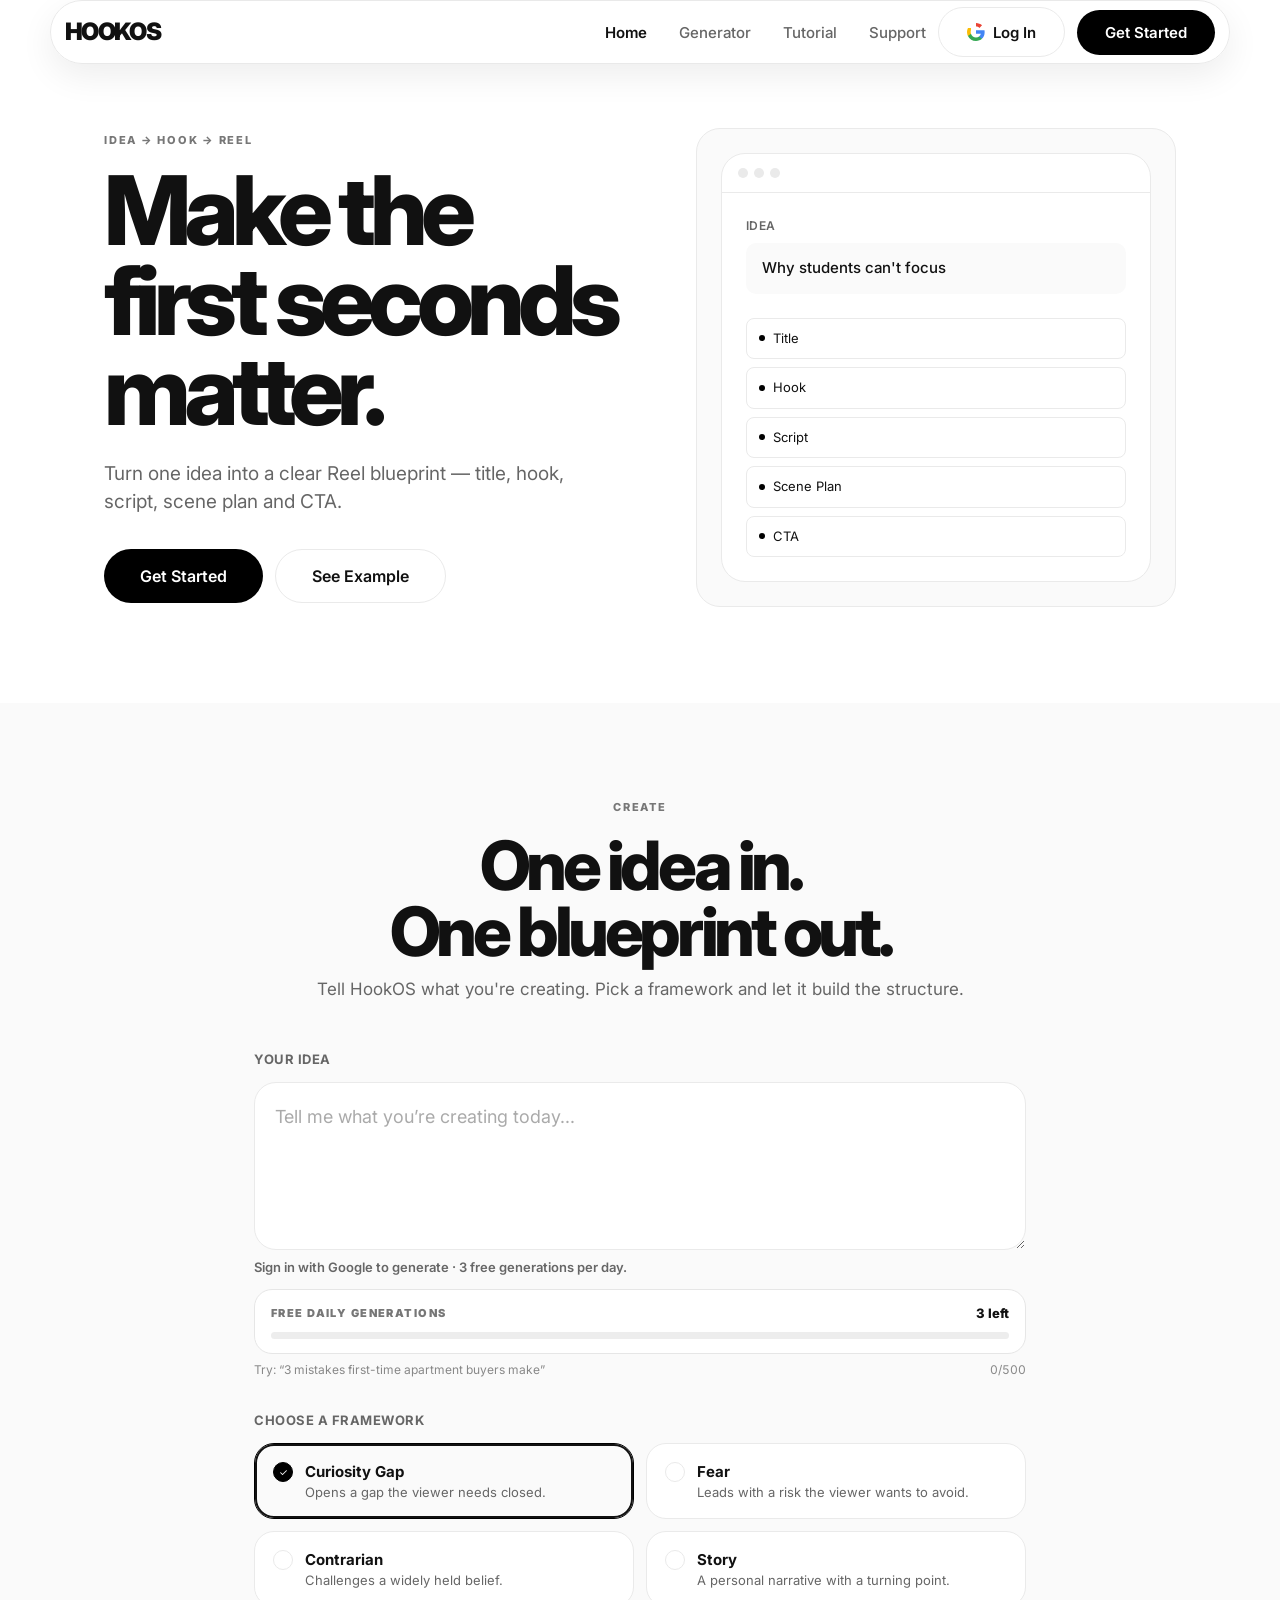
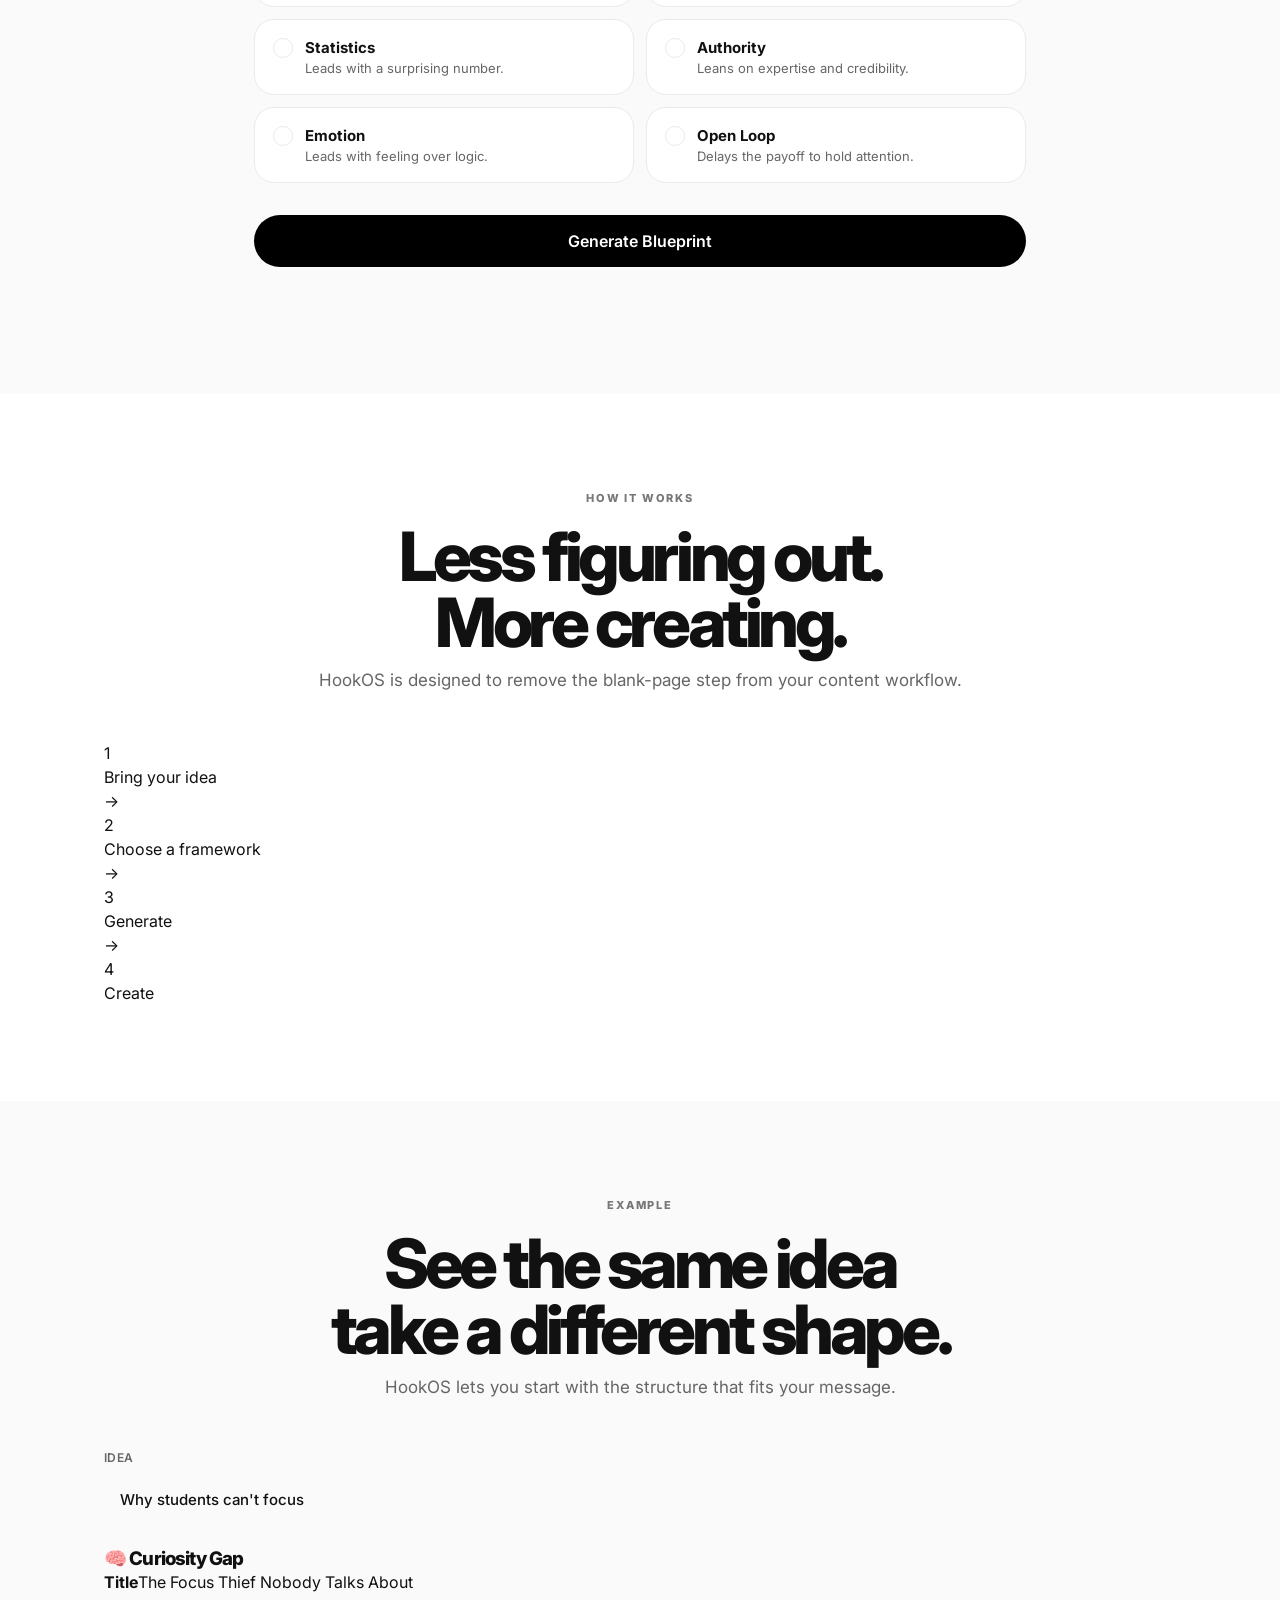
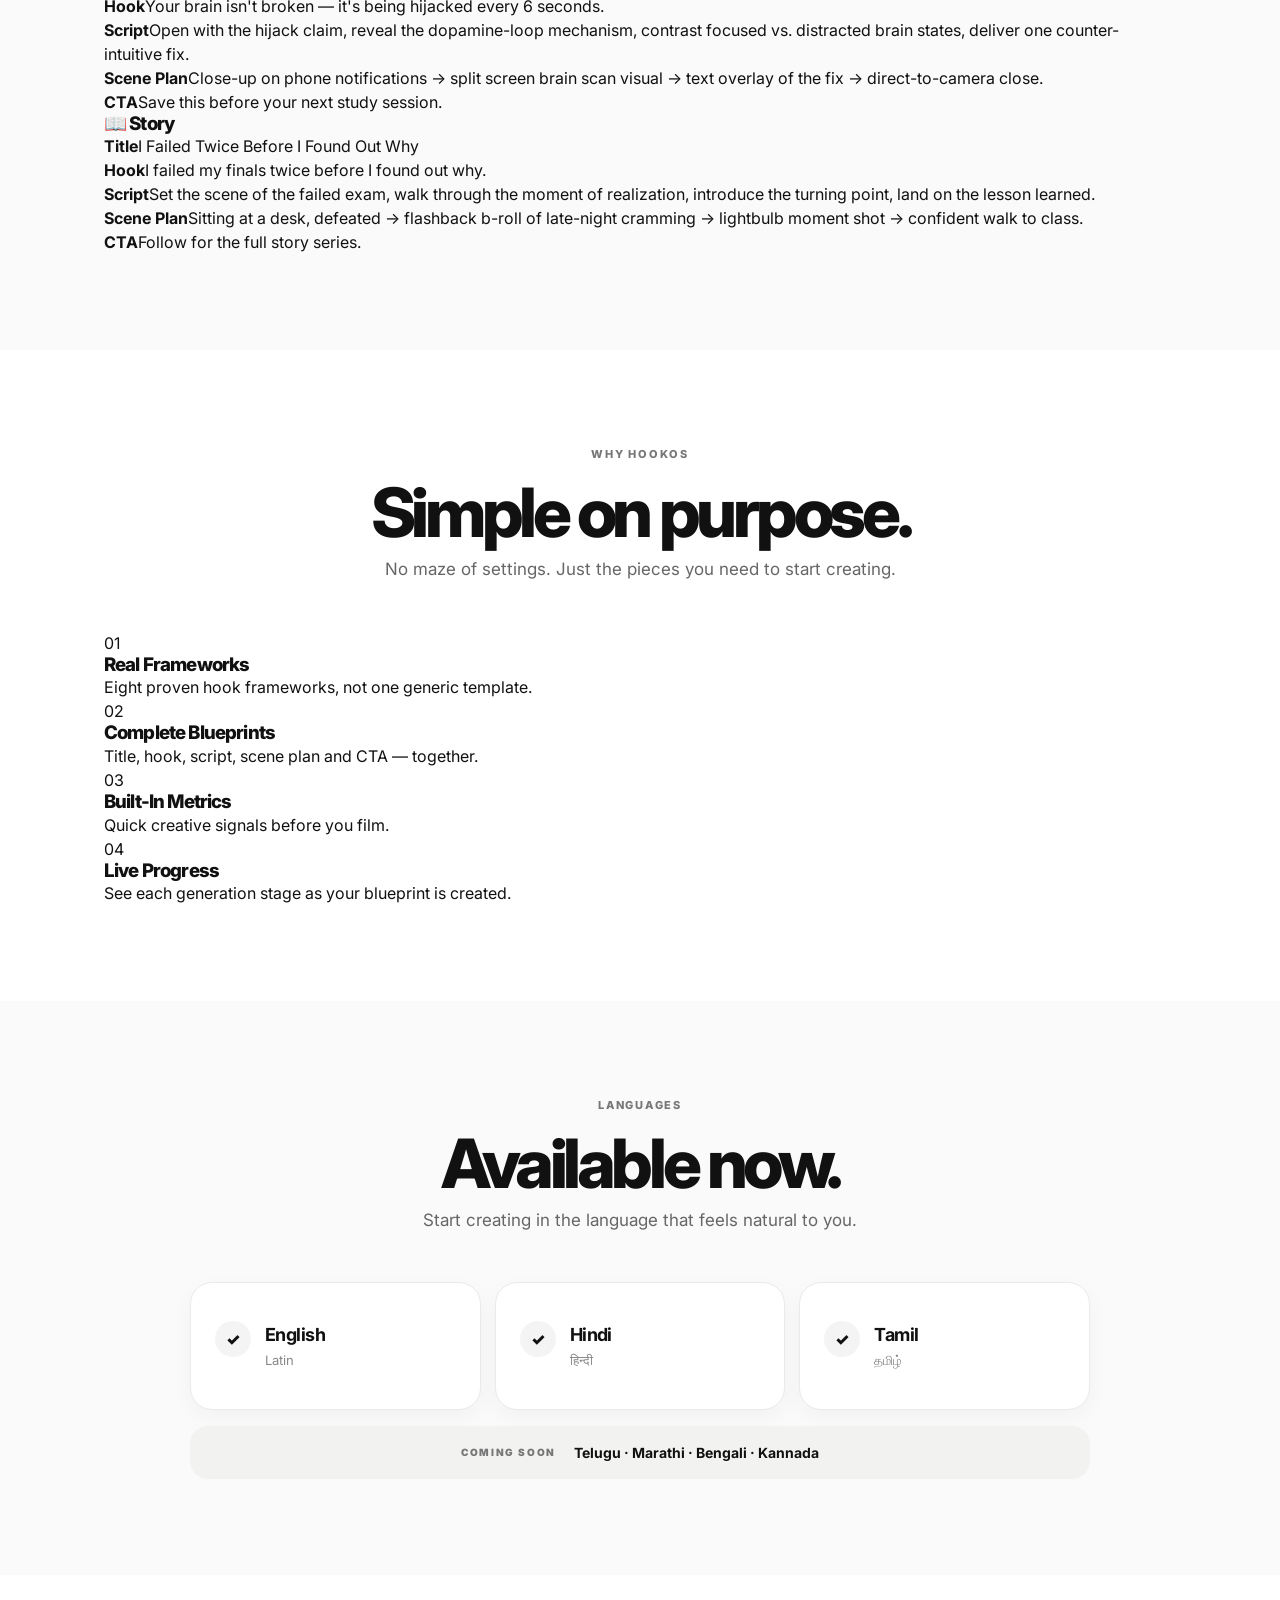
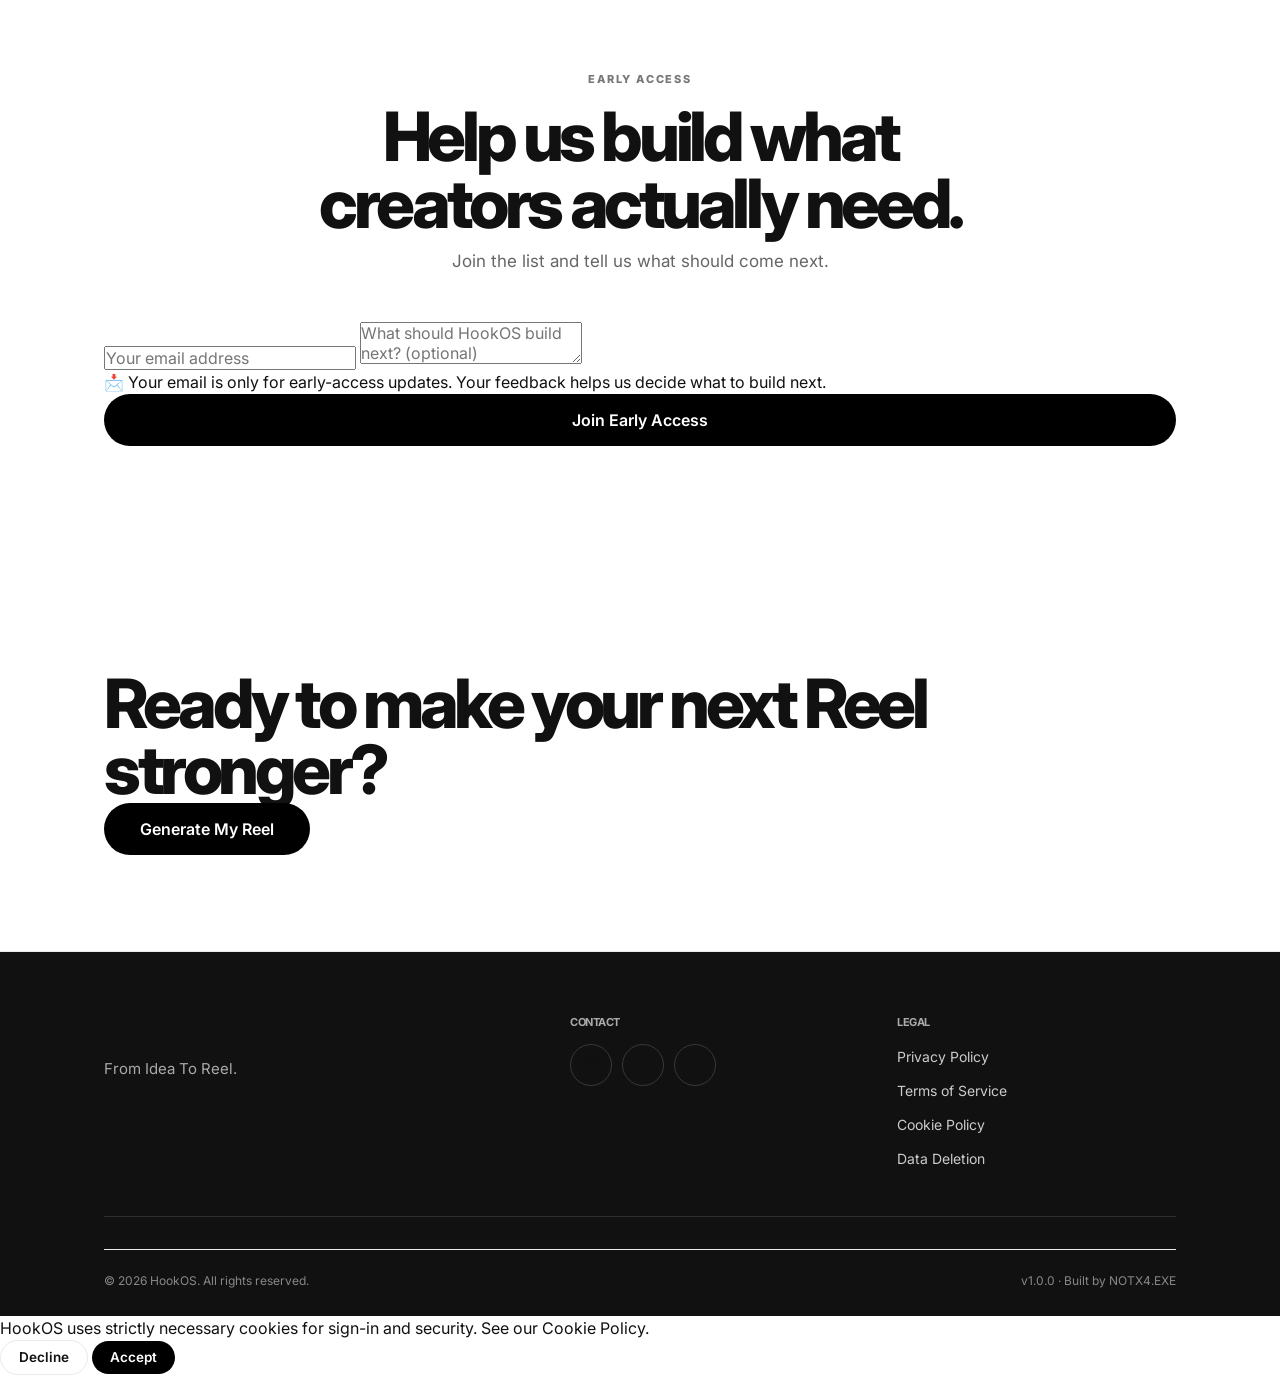
<file: index.html>
<!DOCTYPE html>
<html lang="en">
<head>
<meta charset="UTF-8">
<meta name="viewport" content="width=device-width, initial-scale=1, viewport-fit=cover">
<title>HookOS — Turn Ideas Into Reel Blueprints</title>
<meta name="description" content="HookOS turns a content idea into a complete Reel blueprint: topic refinement, title, hook, script, scene plan and CTA.">
<meta name="theme-color" content="#FFFFFF">
<meta name="robots" content="index,follow">
<meta property="og:title" content="HookOS — Turn Ideas Into Reel Blueprints">
<meta property="og:description" content="Turn one content idea into a complete Reel blueprint in seconds.">
<link rel="canonical" href="https://hookos-v-3.vercel.app/">
<link rel="icon" href="assets/favicon.ico" sizes="any">
<link rel="preconnect" href="https://fonts.googleapis.com">
<link rel="preconnect" href="https://fonts.gstatic.com" crossorigin>
<link rel="stylesheet" href="styles.css">
<link rel="stylesheet" href="fixes.css">
</head>
<body>
<a href="#main" class="skip-link">Skip to content</a>
<div id="navbar-root" class="navbar-placeholder"></div>

<main id="main">
  <section class="hero" id="top">
    <div class="container">
      <div class="hero-copy">
        <div class="eyebrow">IDEA → HOOK → REEL</div>
        <h1>Make the first seconds matter.</h1>
        <p>Turn one idea into a clear Reel blueprint — title, hook, script, scene plan and CTA.</p>
        <div class="hero-actions">
          <a href="#generator" class="btn btn-primary btn-lg">Get Started</a>
          <a href="#example" class="btn btn-secondary btn-lg">See Example</a>
        </div>
      </div>
      <div class="mockup" role="img" aria-label="Preview of a generated HookOS Reel blueprint">
        <div class="mockup-window">
          <div class="mockup-bar"><span class="mockup-dot"></span><span class="mockup-dot"></span><span class="mockup-dot"></span></div>
          <div class="mockup-body">
            <div class="mockup-label">IDEA</div>
            <div class="mockup-input">Why students can't focus</div>
            <div class="mockup-outputs">
              <div class="mockup-chip"><span class="dot"></span>Title</div><div class="mockup-chip"><span class="dot"></span>Hook</div><div class="mockup-chip"><span class="dot"></span>Script</div><div class="mockup-chip"><span class="dot"></span>Scene Plan</div><div class="mockup-chip"><span class="dot"></span>CTA</div>
            </div>
          </div>
        </div>
      </div>
    </div>
  </section>

  <section id="generator" class="section-alt">
    <div class="container generator-shell">
      <div class="section-title reveal"><div class="eyebrow">CREATE</div><h2>One idea in.<br>One blueprint out.</h2><p>Tell HookOS what you're creating. Pick a framework and let it build the structure.</p></div>
      <form id="blueprint-form" novalidate>
        <div class="field-label" id="idea-label">Your idea</div>
        <div class="hookos-idea-wrap">
          <textarea id="idea-input" placeholder="Tell me what you’re creating today..." aria-labelledby="idea-label" aria-describedby="generation-quota" required></textarea>
        </div>
        <div class="input-guidance" aria-live="polite"><span class="input-guidance-main">Try: “3 mistakes first-time apartment buyers make”</span><span id="char-count">0/500</span></div>
        <div class="field-label" style="margin-top:32px;" id="framework-label">Choose a framework</div>
        <div class="framework-grid" role="radiogroup" aria-labelledby="framework-label" id="framework-grid"></div>
        <div id="turnstile-container" hidden></div>
        <button type="submit" class="btn btn-primary btn-lg btn-block" id="generate-btn"><span id="generate-btn-text">Generate Blueprint</span></button>
        <div class="form-hint" id="form-hint">&nbsp;</div>
        <div class="api-error" id="api-error" role="alert"></div>
      </form>
      <div class="loading-panel" id="loading-panel" aria-live="polite">
        <div class="loading-orb" aria-hidden="true"></div><div class="loading-status" id="loading-status">Preparing your blueprint...</div><ul class="loading-steps" id="loading-steps" aria-hidden="true"></ul><div class="loading-track" aria-hidden="true"><div class="loading-bar" id="loading-bar"></div></div>
      </div>
      <section id="results" hidden aria-live="polite">
        <div class="results-header"><h2>Your Reel Blueprint</h2><p>Copy each section straight into your workflow.</p></div>
        <div class="metrics-panel"><h3>AI Metrics</h3><div class="metrics-grid">
          <div class="metric"><span class="metric-label">Virality Score</span><span class="metric-value" id="metric-virality">—</span><div class="metric-bar"><span id="metric-virality-bar"></span></div></div>
          <div class="metric"><span class="metric-label">Retention Score</span><span class="metric-value" id="metric-retention">—</span><div class="metric-bar"><span id="metric-retention-bar"></span></div></div>
          <div class="metric"><span class="metric-label">Predicted Watch Time</span><span class="metric-value" id="metric-watchtime">—</span><div class="metric-bar"><span id="metric-watchtime-bar"></span></div></div>
          <div class="metric"><span class="metric-label">Emotion Trigger</span><span class="metric-value is-text" id="metric-emotion">—</span></div><div class="metric"><span class="metric-label">Framework Used</span><span class="metric-value is-text" id="metric-framework">—</span></div><div class="metric"><span class="metric-label">Confidence</span><span class="metric-value is-text" id="metric-confidence">—</span></div>
        </div></div>
        <div class="result-card"><div class="result-card-head"><h3>Title</h3><button class="copy-btn" data-target="result-title" type="button">Copy</button></div><div class="result-body" id="result-title"></div></div>
        <div class="result-card"><div class="result-card-head"><h3>Topic Refinement</h3><button class="copy-btn" data-target="result-topic" type="button">Copy</button></div><div class="result-body" id="result-topic"></div></div>
        <div class="result-card"><div class="result-card-head"><h3>Hook</h3><button class="copy-btn" data-target="result-hook" type="button">Copy</button></div><div class="result-body" id="result-hook"></div></div>
        <div class="result-card"><div class="result-card-head"><h3>Script</h3><button class="copy-btn" data-target="result-script" type="button">Copy</button></div><div class="result-body" id="result-script"></div></div>
        <div class="result-card"><div class="result-card-head"><h3>Scene Plan</h3><button class="copy-btn" data-target="result-scene" type="button">Copy</button></div><div class="result-body scene-plan" id="result-scene"></div></div>
        <div class="result-card"><div class="result-card-head"><h3>CTA</h3><button class="copy-btn" data-target="result-cta" type="button">Copy</button></div><div class="result-body" id="result-cta"></div></div>
      </section>
    </div>
  </section>

  <section id="how-it-works"><div class="container"><div class="section-title reveal"><div class="eyebrow">HOW IT WORKS</div><h2>Less figuring out.<br>More creating.</h2><p>HookOS is designed to remove the blank-page step from your content workflow.</p></div><div class="process"><div class="process-step"><div class="num">1</div><span class="label">Bring your idea</span></div><span class="process-arrow" aria-hidden="true">→</span><div class="process-step"><div class="num">2</div><span class="label">Choose a framework</span></div><span class="process-arrow" aria-hidden="true">→</span><div class="process-step"><div class="num">3</div><span class="label">Generate</span></div><span class="process-arrow" aria-hidden="true">→</span><div class="process-step"><div class="num">4</div><span class="label">Create</span></div></div></div></section>

  <section id="example" class="section-alt"><div class="container"><div class="section-title reveal"><div class="eyebrow">EXAMPLE</div><h2>See the same idea<br>take a different shape.</h2><p>HookOS lets you start with the structure that fits your message.</p></div><div class="example-input reveal"><div class="mockup-label">IDEA</div><div class="mockup-input">Why students can't focus</div></div><div class="grid-2">
    <div class="output-card reveal"><h3>🧠 Curiosity Gap</h3><div class="output-line"><strong>Title</strong><span>The Focus Thief Nobody Talks About</span></div><div class="output-line"><strong>Hook</strong><span>Your brain isn't broken — it's being hijacked every 6 seconds.</span></div><div class="output-line"><strong>Script</strong><span>Open with the hijack claim, reveal the dopamine-loop mechanism, contrast focused vs. distracted brain states, deliver one counter-intuitive fix.</span></div><div class="output-line"><strong>Scene Plan</strong><span>Close-up on phone notifications → split screen brain scan visual → text overlay of the fix → direct-to-camera close.</span></div><div class="output-line"><strong>CTA</strong><span>Save this before your next study session.</span></div></div>
    <div class="output-card reveal"><h3>📖 Story</h3><div class="output-line"><strong>Title</strong><span>I Failed Twice Before I Found Out Why</span></div><div class="output-line"><strong>Hook</strong><span>I failed my finals twice before I found out why.</span></div><div class="output-line"><strong>Script</strong><span>Set the scene of the failed exam, walk through the moment of realization, introduce the turning point, land on the lesson learned.</span></div><div class="output-line"><strong>Scene Plan</strong><span>Sitting at a desk, defeated → flashback b-roll of late-night cramming → lightbulb moment shot → confident walk to class.</span></div><div class="output-line"><strong>CTA</strong><span>Follow for the full story series.</span></div></div>
  </div></div></section>

  <section id="features"><div class="container"><div class="section-title reveal"><div class="eyebrow">WHY HOOKOS</div><h2>Simple on purpose.</h2><p>No maze of settings. Just the pieces you need to start creating.</p></div><div class="grid-4"><div class="card reveal"><div class="card-icon" aria-hidden="true">01</div><h3>Real Frameworks</h3><p>Eight proven hook frameworks, not one generic template.</p></div><div class="card reveal"><div class="card-icon" aria-hidden="true">02</div><h3>Complete Blueprints</h3><p>Title, hook, script, scene plan and CTA — together.</p></div><div class="card reveal"><div class="card-icon" aria-hidden="true">03</div><h3>Built-In Metrics</h3><p>Quick creative signals before you film.</p></div><div class="card reveal"><div class="card-icon" aria-hidden="true">04</div><h3>Live Progress</h3><p>See each generation stage as your blueprint is created.</p></div></div></div></section>

  <section id="languages" class="section-alt"><div class="container"><div class="section-title reveal"><div class="eyebrow">LANGUAGES</div><h2>Available now.</h2><p>Start creating in the language that feels natural to you.</p></div><div class="language-grid"><div class="language-card reveal"><span class="language-check">✓</span><strong>English</strong><span>Latin</span></div><div class="language-card reveal"><span class="language-check">✓</span><strong>Hindi</strong><span>हिन्दी</span></div><div class="language-card reveal"><span class="language-check">✓</span><strong>Tamil</strong><span>தமிழ்</span></div></div><div class="coming-soon reveal"><span>COMING SOON</span><strong>Telugu · Marathi · Bengali · Kannada</strong></div></div></section>

  <section id="early-access"><div class="container"><div class="section-title reveal"><div class="eyebrow">EARLY ACCESS</div><h2>Help us build what creators actually need.</h2><p>Join the list and tell us what should come next.</p></div><div class="early-access-shell reveal">
    <form id="early-access-form" novalidate>
      <label class="sr-only" for="ea-email">Email address</label><input type="email" id="ea-email" placeholder="Your email address" required autocomplete="email">
      <label class="sr-only" for="ea-feedback">Product feedback</label><textarea id="ea-feedback" placeholder="What should HookOS build next? (optional)"></textarea>
      <p class="early-access-note">📩 Your email is only for early-access updates. Your feedback helps us decide what to build next.</p>
      <button type="submit" class="btn btn-primary btn-lg btn-block" id="ea-submit-btn"><span id="ea-submit-text">Join Early Access</span></button>
      <div class="form-hint" id="ea-hint">&nbsp;</div>
    </form>
  </div></div></section>

  <section class="final-cta"><div class="container reveal"><h2>Ready to make your next Reel stronger?</h2><a href="#generator" class="btn btn-primary btn-lg">Generate My Reel</a></div></section>
</main>

<div id="footer-root"></div>
<script src="config.js"></script><script src="quota-ui.js"></script><script src="partials.js"></script><script src="auth.js"></script><script src="account-ui.js"></script><script src="cookie-consent.js"></script><script src="script.js"></script>
</body>
</html>
</file>
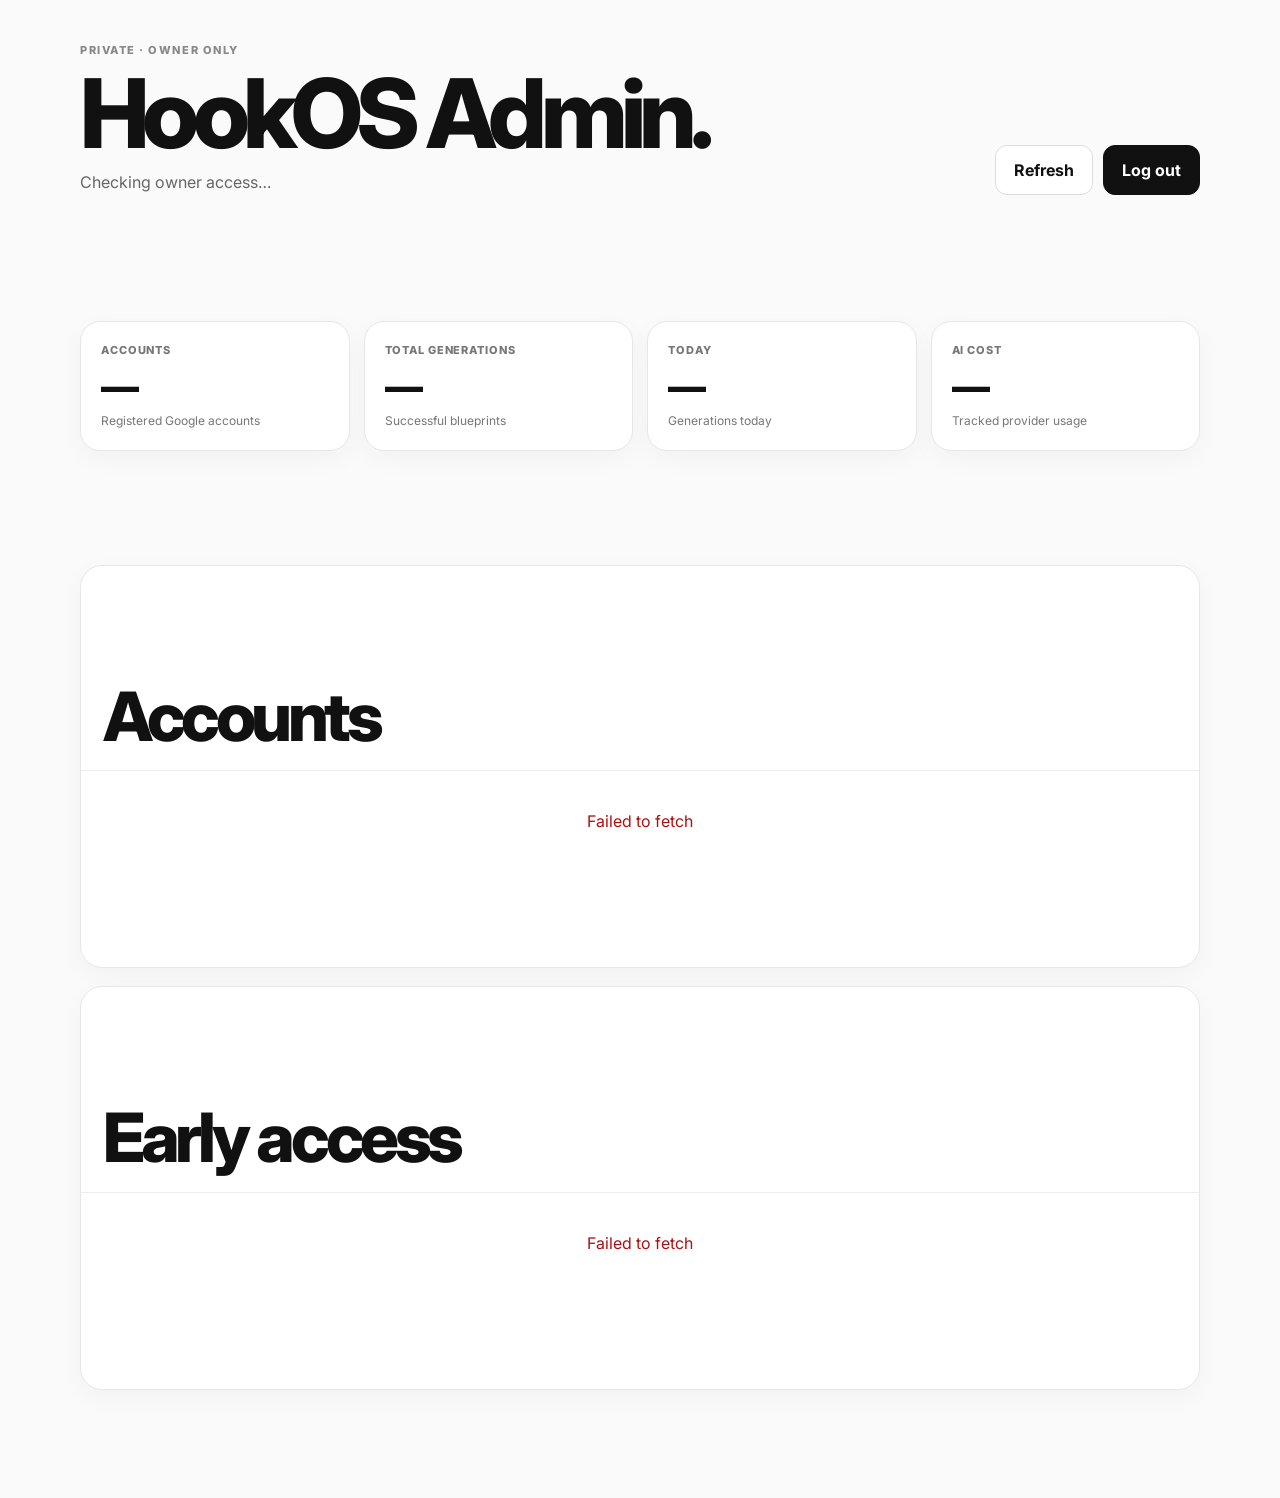
<file: admin.html>
<!DOCTYPE html>
<html lang="en">
<head>
<meta charset="UTF-8">
<meta name="viewport" content="width=device-width, initial-scale=1">
<title>HookOS — Owner Dashboard</title>
<link rel="stylesheet" href="styles.css">
<link rel="stylesheet" href="fixes.css">
<style>
  .admin-page{min-height:100vh;background:#fafafa;padding:42px 20px 90px}
  .admin-wrap{width:min(1120px,100%);margin:0 auto}
  .admin-top{display:flex;align-items:flex-end;justify-content:space-between;gap:24px;margin-bottom:30px}
  .admin-kicker{font-size:11px;text-transform:uppercase;letter-spacing:.14em;color:#888;font-weight:800;margin-bottom:9px}
  .admin-title{font-size:clamp(38px,6vw,64px);line-height:.95;letter-spacing:-.06em;margin:0}
  .admin-sub{color:#666;margin:12px 0 0;line-height:1.55}
  .admin-actions{display:flex;gap:10px;flex-wrap:wrap}
  .admin-btn{border:1px solid #ddd;background:#fff;border-radius:12px;padding:12px 18px;font:inherit;font-weight:700;cursor:pointer}
  .admin-btn.primary{background:#111;color:#fff;border-color:#111}
  .admin-stats{display:grid;grid-template-columns:repeat(4,minmax(0,1fr));gap:14px;margin-bottom:18px}
  .admin-stat{background:#fff;border:1px solid #e7e7e7;border-radius:20px;padding:20px;box-shadow:0 8px 26px rgba(0,0,0,.035)}
  .admin-stat-label{font-size:11px;color:#777;text-transform:uppercase;letter-spacing:.08em;font-weight:800}
  .admin-stat-value{font-size:38px;font-weight:850;letter-spacing:-.06em;margin-top:9px;line-height:1}
  .admin-stat-note{font-size:12px;color:#777;margin-top:8px;line-height:1.4}
  .admin-panel{overflow:hidden;background:#fff;border:1px solid #e7e7e7;border-radius:22px;box-shadow:0 8px 26px rgba(0,0,0,.035);margin-bottom:18px}
  .admin-panel-head{display:flex;justify-content:space-between;align-items:center;gap:16px;padding:21px 22px;border-bottom:1px solid #eee}
  .admin-panel-head h2{margin:0;font-size:20px;letter-spacing:-.03em}
  .admin-panel-head span{font-size:12px;color:#888}
  .admin-table-wrap{overflow:auto}
  table{width:100%;border-collapse:collapse;min-width:760px}
  th,td{text-align:left;padding:15px 18px;border-bottom:1px solid #eee;vertical-align:top}
  th{font-size:10px;text-transform:uppercase;letter-spacing:.08em;color:#777;background:#fafafa}
  td{font-size:13px;line-height:1.5}
  td.email{font-weight:750;white-space:nowrap}
  .plan-pill{display:inline-flex;padding:5px 8px;border-radius:999px;background:#f2f2f2;font-size:10px;font-weight:800;text-transform:uppercase;letter-spacing:.05em}
  td.feedback{max-width:500px;color:#555;white-space:pre-wrap}
  .admin-empty,.admin-error,.admin-loading{padding:38px 22px;text-align:center;color:#666}
  .admin-error{color:#a11}
  .admin-note{font-size:12px;color:#777;line-height:1.5}
  .billing-note{padding:16px 22px;color:#666;font-size:12px;border-top:1px solid #eee;background:#fafafa}
  @media(max-width:900px){.admin-stats{grid-template-columns:repeat(2,minmax(0,1fr))}}
  @media(max-width:640px){.admin-page{padding:26px 14px 60px}.admin-top{align-items:flex-start;flex-direction:column}.admin-actions{width:100%}.admin-btn{flex:1}.admin-stats{grid-template-columns:1fr 1fr}.admin-stat{border-radius:17px;padding:17px}.admin-stat-value{font-size:32px}.admin-panel{border-radius:18px}.admin-panel-head{padding:18px}}
</style>
</head>
<body>
<main class="admin-page">
  <div class="admin-wrap">
    <header class="admin-top">
      <div>
        <div class="admin-kicker">Private · Owner only</div>
        <h1 class="admin-title">HookOS Admin.</h1>
        <p class="admin-sub" id="admin-user">Checking owner access…</p>
      </div>
      <div class="admin-actions">
        <button class="admin-btn" id="refresh-btn" type="button">Refresh</button>
        <button class="admin-btn primary" id="logout-btn" type="button">Log out</button>
      </div>
    </header>

    <section class="admin-stats" aria-label="HookOS statistics">
      <article class="admin-stat"><div class="admin-stat-label">Accounts</div><div class="admin-stat-value" id="stat-users">—</div><div class="admin-stat-note">Registered Google accounts</div></article>
      <article class="admin-stat"><div class="admin-stat-label">Total generations</div><div class="admin-stat-value" id="stat-generations">—</div><div class="admin-stat-note">Successful blueprints</div></article>
      <article class="admin-stat"><div class="admin-stat-label">Today</div><div class="admin-stat-value" id="stat-today">—</div><div class="admin-stat-note">Generations today</div></article>
      <article class="admin-stat"><div class="admin-stat-label">AI cost</div><div class="admin-stat-value" id="stat-cost">—</div><div class="admin-stat-note" id="stat-cost-note">Tracked provider usage</div></article>
    </section>

    <section class="admin-panel">
      <div class="admin-panel-head"><h2>Accounts</h2><span id="users-updated"></span></div>
      <div id="users-content" class="admin-loading">Loading accounts…</div>
    </section>

    <section class="admin-panel">
      <div class="admin-panel-head"><h2>Early access</h2><span id="last-updated"></span></div>
      <div id="admin-content" class="admin-loading">Loading…</div>
    </section>
  </div>
</main>
<script src="config.js"></script>
<script src="auth.js"></script>
<script src="admin.js"></script>
</body>
</html>
</file>
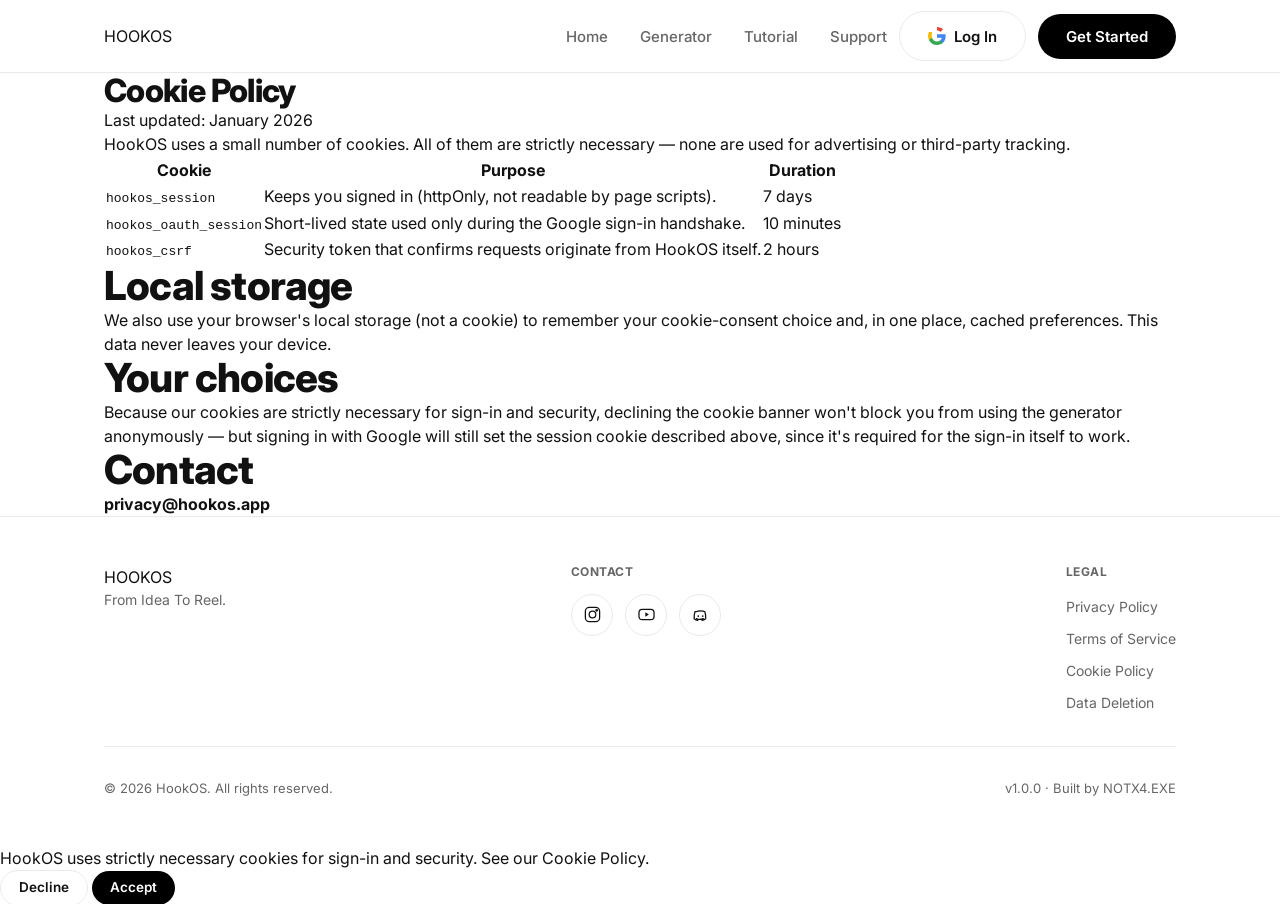
<file: cookies.html>
<!DOCTYPE html>
<html lang="en">
<head>
<meta charset="UTF-8">
<meta name="viewport" content="width=device-width, initial-scale=1, viewport-fit=cover">
<title>Cookie Policy — HookOS</title>
<meta name="description" content="Which cookies HookOS uses and why.">
<meta name="theme-color" content="#FFFFFF">
<link rel="icon" href="assets/favicon.ico" sizes="any">
<link rel="preconnect" href="https://fonts.googleapis.com">
<link rel="preconnect" href="https://fonts.gstatic.com" crossorigin>
<link rel="stylesheet" href="styles.css">
</head>
<body>

<a href="#main" class="skip-link">Skip to content</a>
<div id="navbar-root" class="navbar-placeholder"></div>

<main id="main" class="legal-page">
  <div class="container">
    <h1>Cookie Policy</h1>
    <p class="legal-updated">Last updated: January 2026</p>

    <p>HookOS uses a small number of cookies. All of them are strictly necessary — none are used for advertising or third-party tracking.</p>

    <table class="legal-table">
      <thead>
        <tr><th>Cookie</th><th>Purpose</th><th>Duration</th></tr>
      </thead>
      <tbody>
        <tr>
          <td><code>hookos_session</code></td>
          <td>Keeps you signed in (httpOnly, not readable by page scripts).</td>
          <td>7 days</td>
        </tr>
        <tr>
          <td><code>hookos_oauth_session</code></td>
          <td>Short-lived state used only during the Google sign-in handshake.</td>
          <td>10 minutes</td>
        </tr>
        <tr>
          <td><code>hookos_csrf</code></td>
          <td>Security token that confirms requests originate from HookOS itself.</td>
          <td>2 hours</td>
        </tr>
      </tbody>
    </table>

    <h2>Local storage</h2>
    <p>We also use your browser's local storage (not a cookie) to remember your cookie-consent choice and, in one place, cached preferences. This data never leaves your device.</p>

    <h2>Your choices</h2>
    <p>Because our cookies are strictly necessary for sign-in and security, declining the cookie banner won't block you from using the generator anonymously — but signing in with Google will still set the session cookie described above, since it's required for the sign-in itself to work.</p>

    <h2>Contact</h2>
    <p><strong>privacy@hookos.app</strong></p>
  </div>
</main>

<div id="footer-root"></div>

<script src="config.js"></script>
<script src="partials.js"></script>
<script src="auth.js"></script>
<script src="cookie-consent.js"></script>
</body>
</html>
</file>
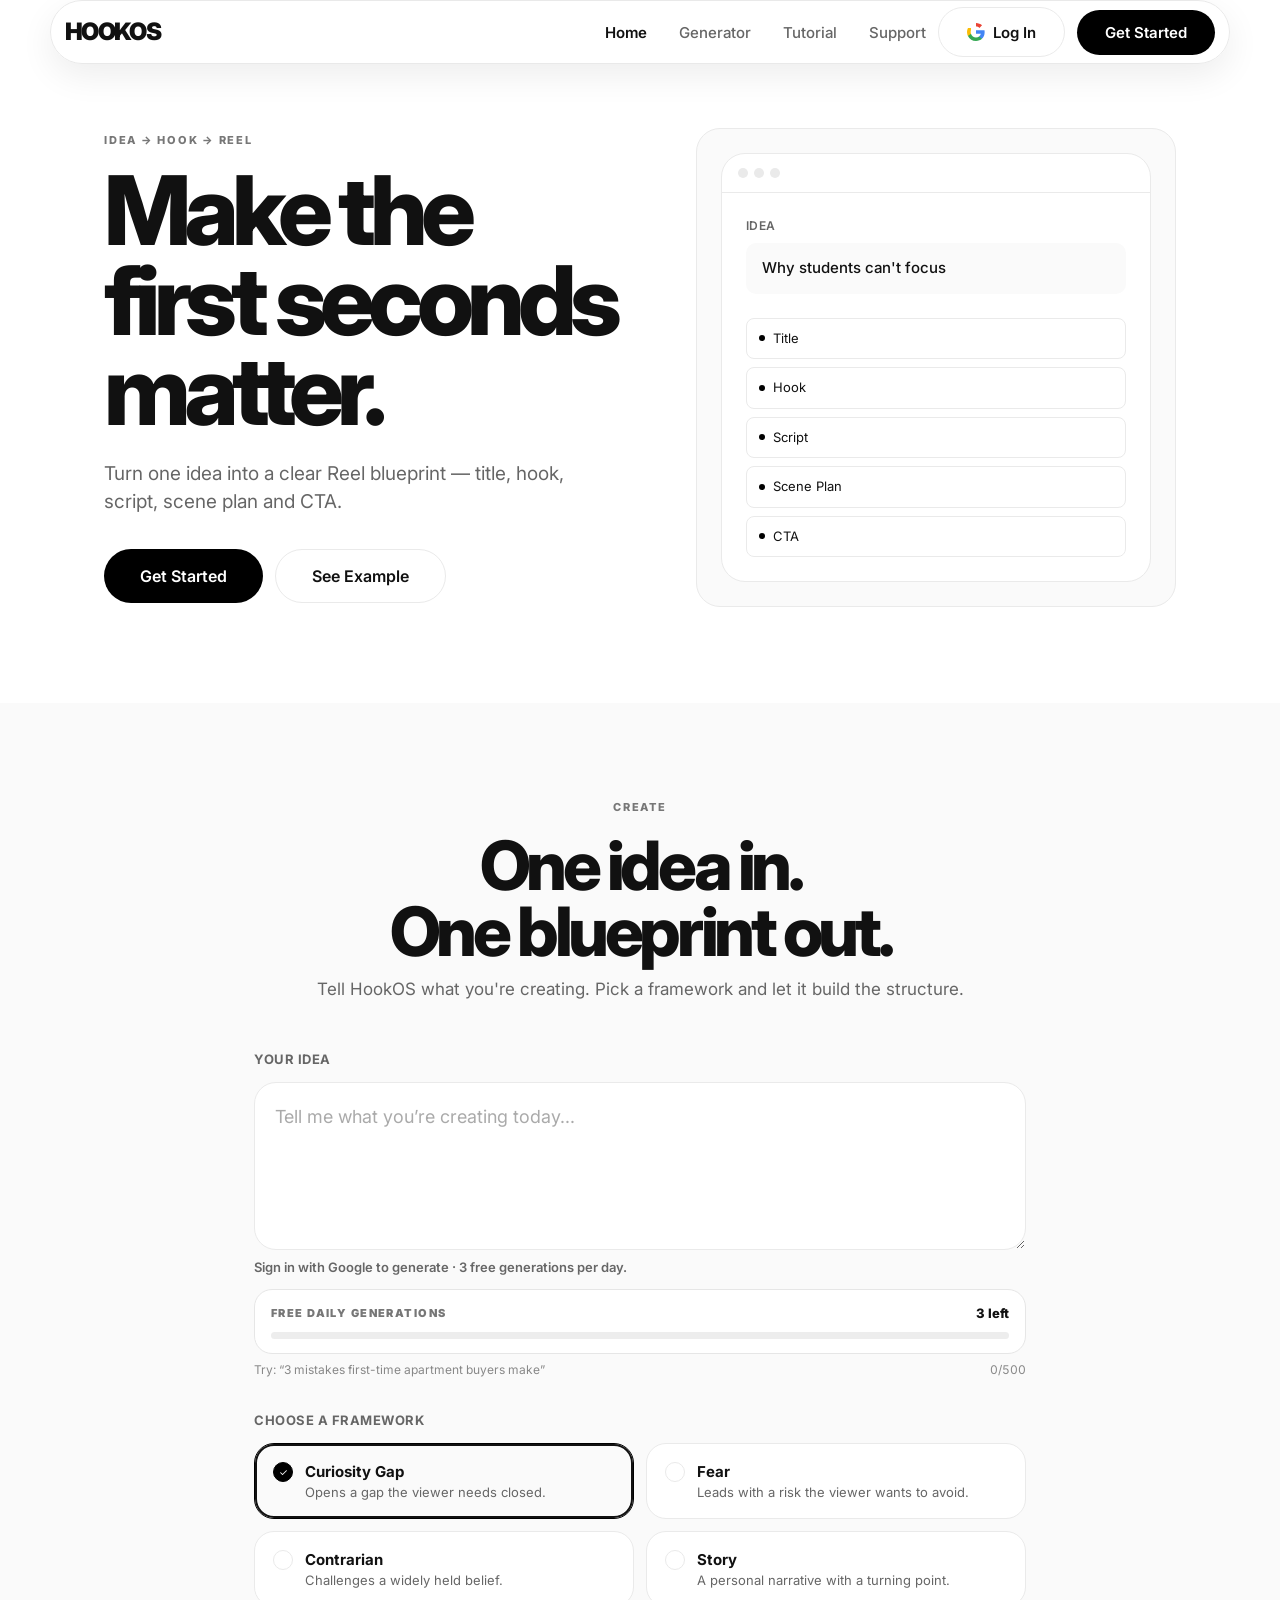
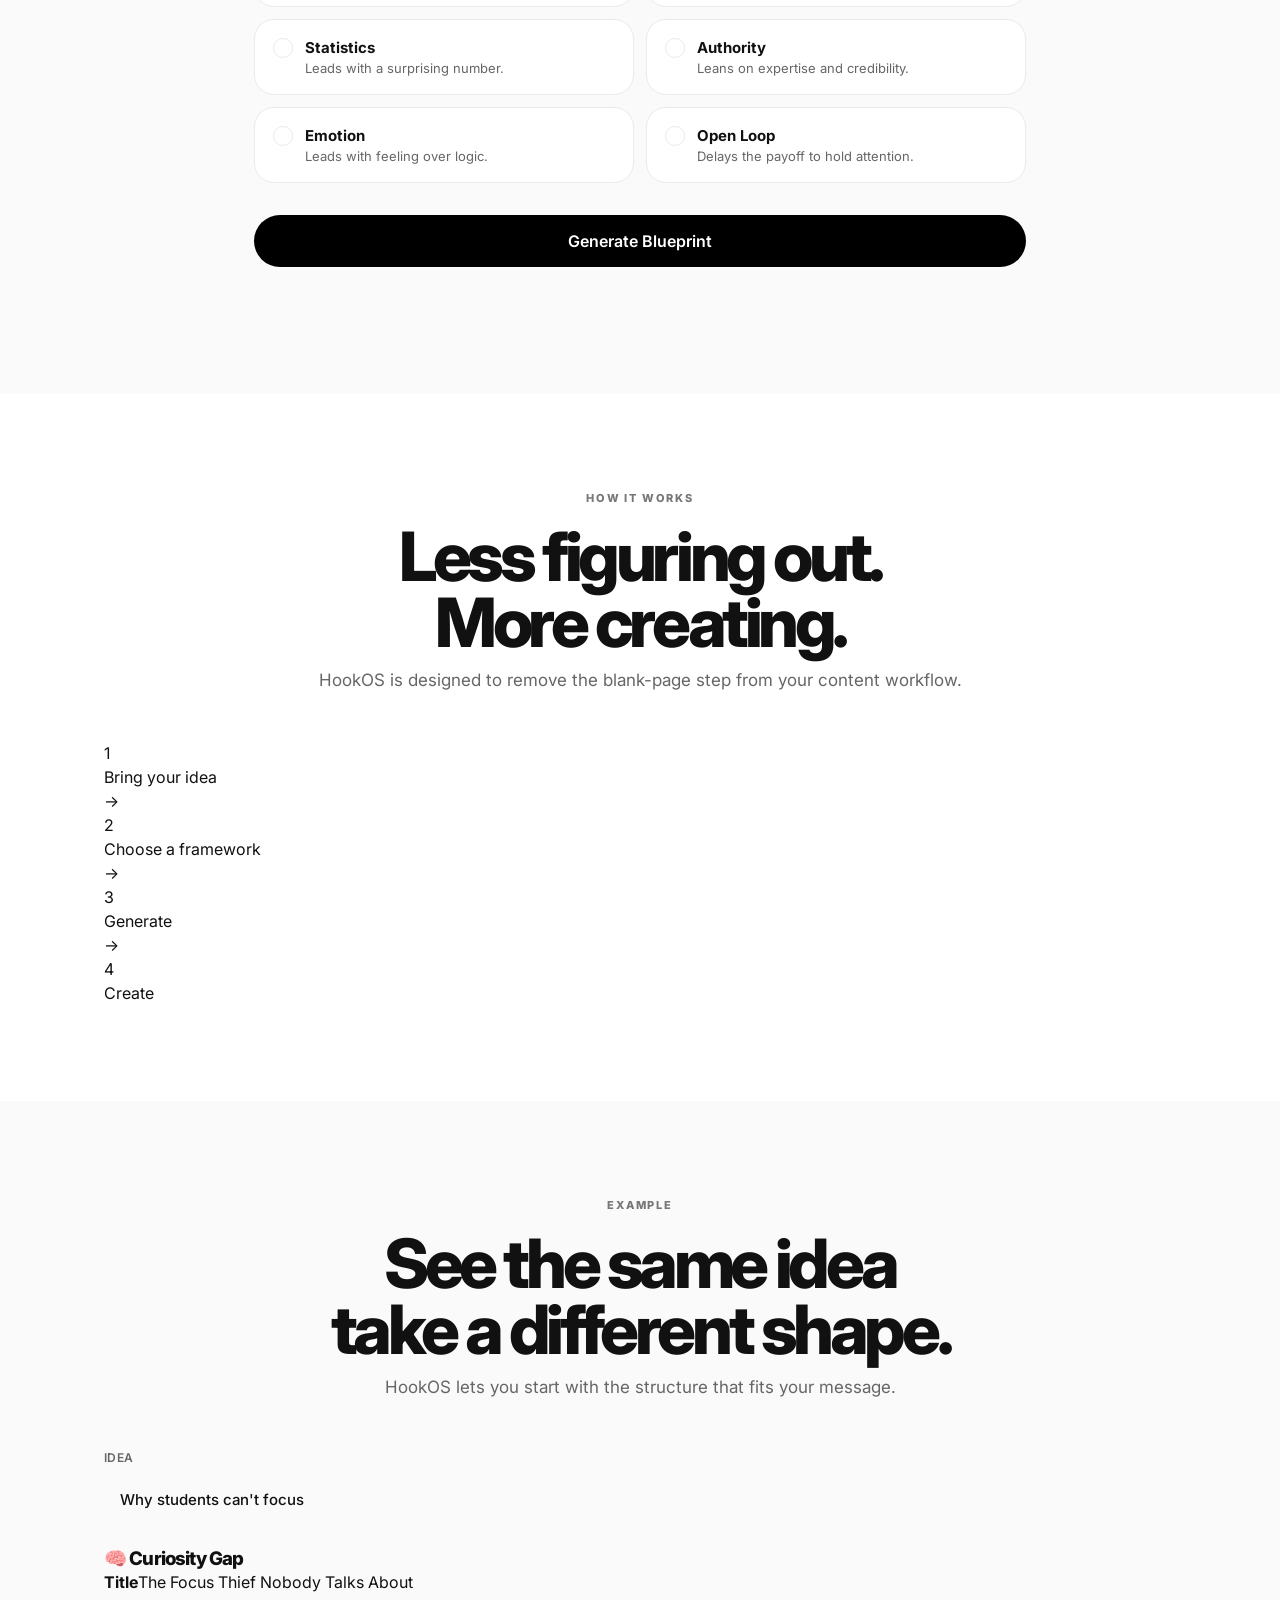
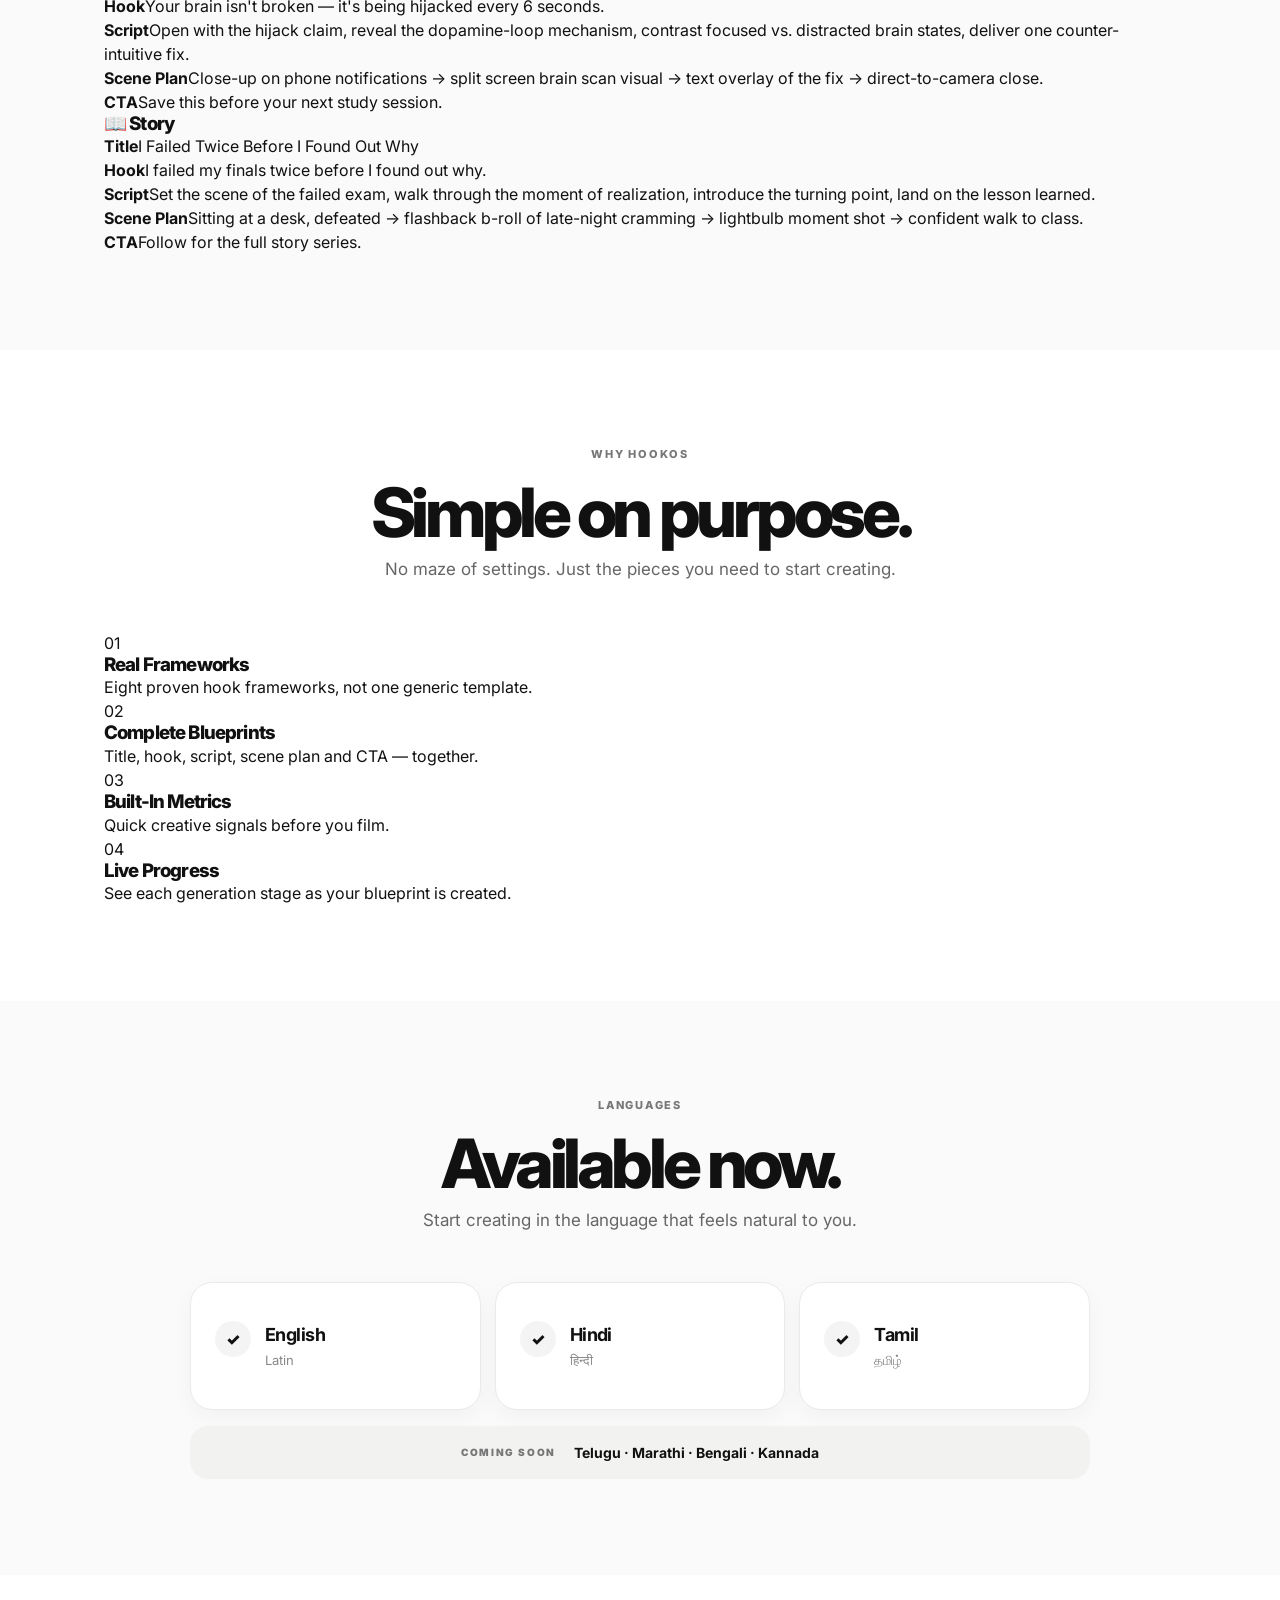
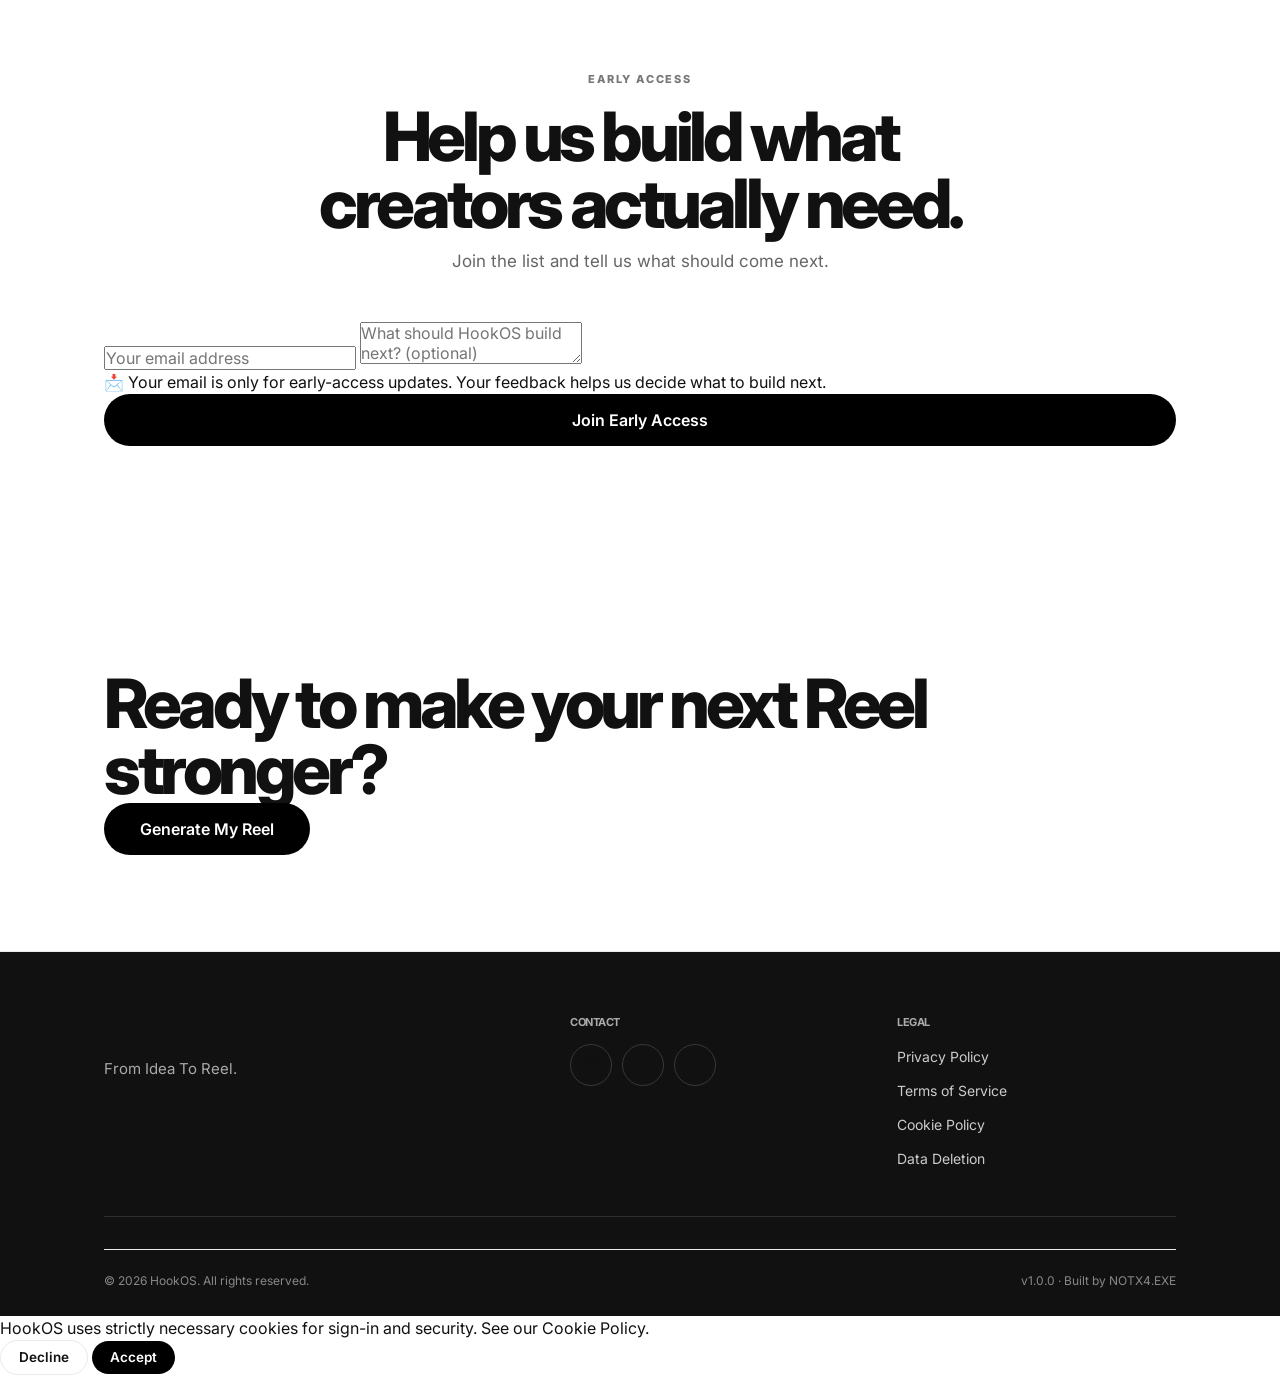
<file: dashboard.html>
<!DOCTYPE html>
<html lang="en">
<head>
<meta charset="UTF-8">
<meta name="viewport" content="width=device-width, initial-scale=1, viewport-fit=cover">
<title>HookOS — Dashboard</title>
<meta name="description" content="Your HookOS account dashboard and generation history.">
<link rel="icon" href="assets/favicon.ico" sizes="any">
<link rel="stylesheet" href="styles.css">
<link rel="stylesheet" href="fixes.css">
<style>
  .dashboard-shell{padding:54px 0 90px;background:var(--bg)}
  .dashboard-wrap{max-width:1060px}
  .dashboard-hero{display:flex;align-items:flex-end;justify-content:space-between;gap:24px;margin-bottom:28px}
  .dashboard-kicker{font-size:12px;font-weight:800;letter-spacing:.12em;text-transform:uppercase;color:#888;margin-bottom:10px}
  .dashboard-hero h1{margin:0;font-size:clamp(40px,7vw,68px);line-height:.98;letter-spacing:-.06em}
  .dashboard-hero p{margin:12px 0 0;max-width:560px;color:var(--text-secondary);font-size:18px;line-height:1.5}
  .dashboard-create{flex-shrink:0}
  .dashboard-stats{display:grid;grid-template-columns:1.2fr .8fr;gap:18px;margin-bottom:18px}
  .dashboard-card{background:var(--surface);border:1px solid var(--border);border-radius:24px;padding:28px;box-shadow:0 10px 34px rgba(0,0,0,.035)}
  .usage-card{min-height:230px;display:flex;flex-direction:column;justify-content:space-between}
  .card-eyebrow{font-size:12px;font-weight:800;letter-spacing:.1em;text-transform:uppercase;color:#888}
  .usage-number{font-size:clamp(52px,9vw,76px);font-weight:850;letter-spacing:-.07em;line-height:1;margin-top:18px}
  .usage-number span{font-size:.45em;color:#999;font-weight:700;letter-spacing:-.03em}
  .usage-copy{margin-top:10px;color:var(--text-secondary);font-size:16px}
  .usage-bar{height:9px;background:#eee;border-radius:999px;overflow:hidden;margin-top:22px}
  .usage-bar span{display:block;height:100%;width:100%;background:#111;border-radius:inherit;transition:width .3s ease}
  .account-card h2{margin:8px 0 10px;font-size:27px;letter-spacing:-.035em}
  .account-email{font-weight:700;word-break:break-word;font-size:16px}
  .account-name,.account-plan{color:var(--text-secondary);margin-top:6px}
  .dashboard-actions{display:flex;gap:10px;flex-wrap:wrap;margin-top:24px}
  .danger-button{border:1px solid #e1e1e1;background:transparent;color:#a11;border-radius:12px;padding:11px 15px;font:inherit;font-weight:700;cursor:pointer}
  .danger-button:hover{background:#faf5f5}
  .history-card{padding:28px}
  .history-head{display:flex;justify-content:space-between;align-items:center;gap:16px;margin-bottom:18px}
  .history-head h2{margin:0;font-size:28px;letter-spacing:-.04em}
  .history-list{display:grid;gap:10px}
  .history-item{border:1px solid var(--border);border-radius:16px;padding:17px;background:#fff}
  .history-item-head{display:flex;align-items:flex-start;justify-content:space-between;gap:16px}
  .history-item h3{margin:0 0 6px;font-size:16px;letter-spacing:-.015em}
  .history-meta{font-size:12px;color:#888}
  .history-preview{margin-top:11px;color:var(--text-secondary);line-height:1.5;font-size:14px}
  .mini-btn{border:1px solid var(--border);background:transparent;border-radius:10px;padding:8px 11px;cursor:pointer;font:inherit;font-size:12px;font-weight:700}
  .mini-btn:hover{background:var(--bg)}
  .dashboard-empty{padding:38px 16px;text-align:center;color:var(--text-secondary);border:1px dashed var(--border);border-radius:16px}
  .dashboard-loading{color:var(--text-secondary)}
  @media(max-width:760px){
    .dashboard-shell{padding:36px 0 64px}
    .dashboard-hero{display:block}
    .dashboard-hero p{font-size:16px}
    .dashboard-create{width:100%;margin-top:20px}
    .dashboard-create .btn{width:100%}
    .dashboard-stats{grid-template-columns:1fr}
    .dashboard-card{padding:22px;border-radius:20px}
    .history-card{padding:22px}
    .history-head{align-items:flex-start}
  }
</style>
</head>
<body>
<a href="#main" class="skip-link">Skip to content</a>
<div id="navbar-root" class="navbar-placeholder"></div>
<main id="main" class="dashboard-shell">
  <div class="container dashboard-wrap">
    <header class="dashboard-hero">
      <div>
        <div class="dashboard-kicker">Your workspace</div>
        <h1>Dashboard.</h1>
        <p>Manage your account, track today's generation limit, and revisit your blueprints.</p>
      </div>
      <div class="dashboard-create"><a class="btn btn-primary btn-lg" href="index.html#generator">Create Blueprint</a></div>
    </header>

    <div class="dashboard-stats">
      <section class="dashboard-card usage-card" aria-labelledby="usage-title">
        <div>
          <div class="card-eyebrow" id="usage-title">Available today</div>
          <div class="usage-number"><span id="usage-number">—</span> <span>/ 3</span></div>
          <div class="usage-copy" id="usage-copy">Loading your daily generation limit…</div>
        </div>
        <div class="usage-bar" aria-hidden="true"><span id="usage-bar"></span></div>
      </section>

      <section class="dashboard-card account-card" aria-labelledby="account-title">
        <div class="card-eyebrow">Account</div>
        <h2 id="account-title">Your account</h2>
        <div class="account-email" id="account-email">Loading…</div>
        <div class="account-name" id="account-name"></div>
        <div class="account-plan" id="account-plan"></div>
        <div class="dashboard-actions">
          <a class="btn btn-secondary" href="#history">History</a>
          <button class="danger-button" type="button" data-action="delete-account">Delete account</button>
        </div>
      </section>
    </div>

    <section class="dashboard-card history-card" id="history" aria-labelledby="history-title">
      <div class="history-head"><h2 id="history-title">History</h2><span class="dashboard-loading" id="history-count"></span></div>
      <div id="history-list" class="history-list"><div class="dashboard-empty">Loading history…</div></div>
    </section>
  </div>
</main>
<div id="footer-root"></div>
<script src="config.js"></script><script src="partials.js"></script><script src="auth.js"></script><script src="account-ui.js"></script><script src="dashboard.js"></script>
</body>
</html>
</file>
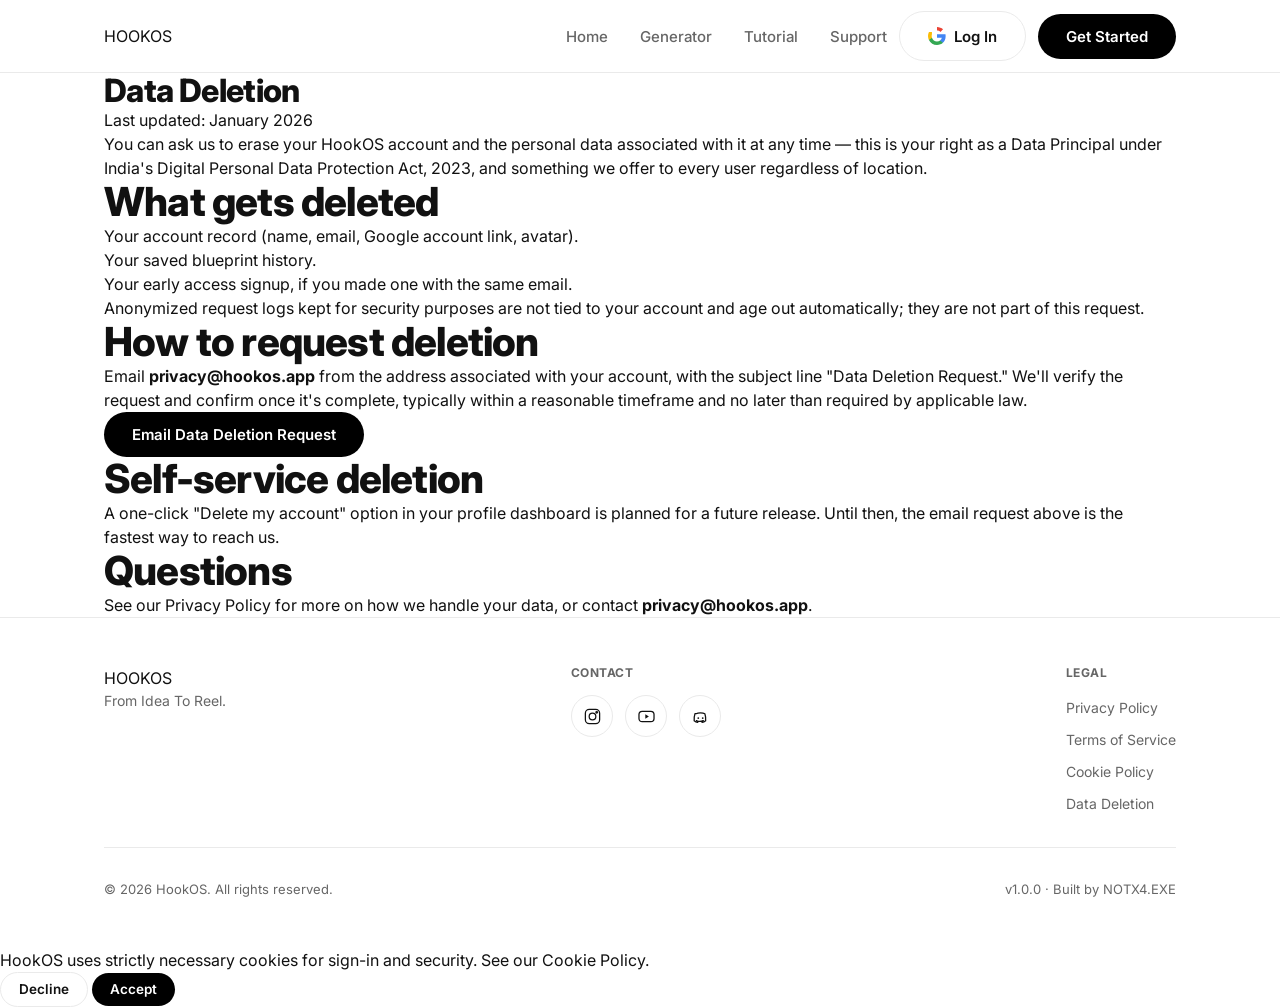
<file: data-deletion.html>
<!DOCTYPE html>
<html lang="en">
<head>
<meta charset="UTF-8">
<meta name="viewport" content="width=device-width, initial-scale=1, viewport-fit=cover">
<title>Data Deletion — HookOS</title>
<meta name="description" content="How to request deletion of your HookOS account and data.">
<meta name="theme-color" content="#FFFFFF">
<link rel="icon" href="assets/favicon.ico" sizes="any">
<link rel="preconnect" href="https://fonts.googleapis.com">
<link rel="preconnect" href="https://fonts.gstatic.com" crossorigin>
<link rel="stylesheet" href="styles.css">
</head>
<body>

<a href="#main" class="skip-link">Skip to content</a>
<div id="navbar-root" class="navbar-placeholder"></div>

<main id="main" class="legal-page">
  <div class="container">
    <h1>Data Deletion</h1>
    <p class="legal-updated">Last updated: January 2026</p>

    <p>You can ask us to erase your HookOS account and the personal data associated with it at any time — this is your right as a Data Principal under India's Digital Personal Data Protection Act, 2023, and something we offer to every user regardless of location.</p>

    <h2>What gets deleted</h2>
    <ul>
      <li>Your account record (name, email, Google account link, avatar).</li>
      <li>Your saved blueprint history.</li>
      <li>Your early access signup, if you made one with the same email.</li>
    </ul>
    <p>Anonymized request logs kept for security purposes are not tied to your account and age out automatically; they are not part of this request.</p>

    <h2>How to request deletion</h2>
    <p>Email <strong>privacy@hookos.app</strong> from the address associated with your account, with the subject line "Data Deletion Request." We'll verify the request and confirm once it's complete, typically within a reasonable timeframe and no later than required by applicable law.</p>

    <p>
      <a class="btn btn-primary" href="mailto:privacy@hookos.app?subject=Data%20Deletion%20Request">
        Email Data Deletion Request
      </a>
    </p>

    <h2>Self-service deletion</h2>
    <p>A one-click "Delete my account" option in your profile dashboard is planned for a future release. Until then, the email request above is the fastest way to reach us.</p>

    <h2>Questions</h2>
    <p>See our <a href="privacy.html">Privacy Policy</a> for more on how we handle your data, or contact <strong>privacy@hookos.app</strong>.</p>
  </div>
</main>

<div id="footer-root"></div>

<script src="config.js"></script>
<script src="partials.js"></script>
<script src="auth.js"></script>
<script src="cookie-consent.js"></script>
</body>
</html>
</file>
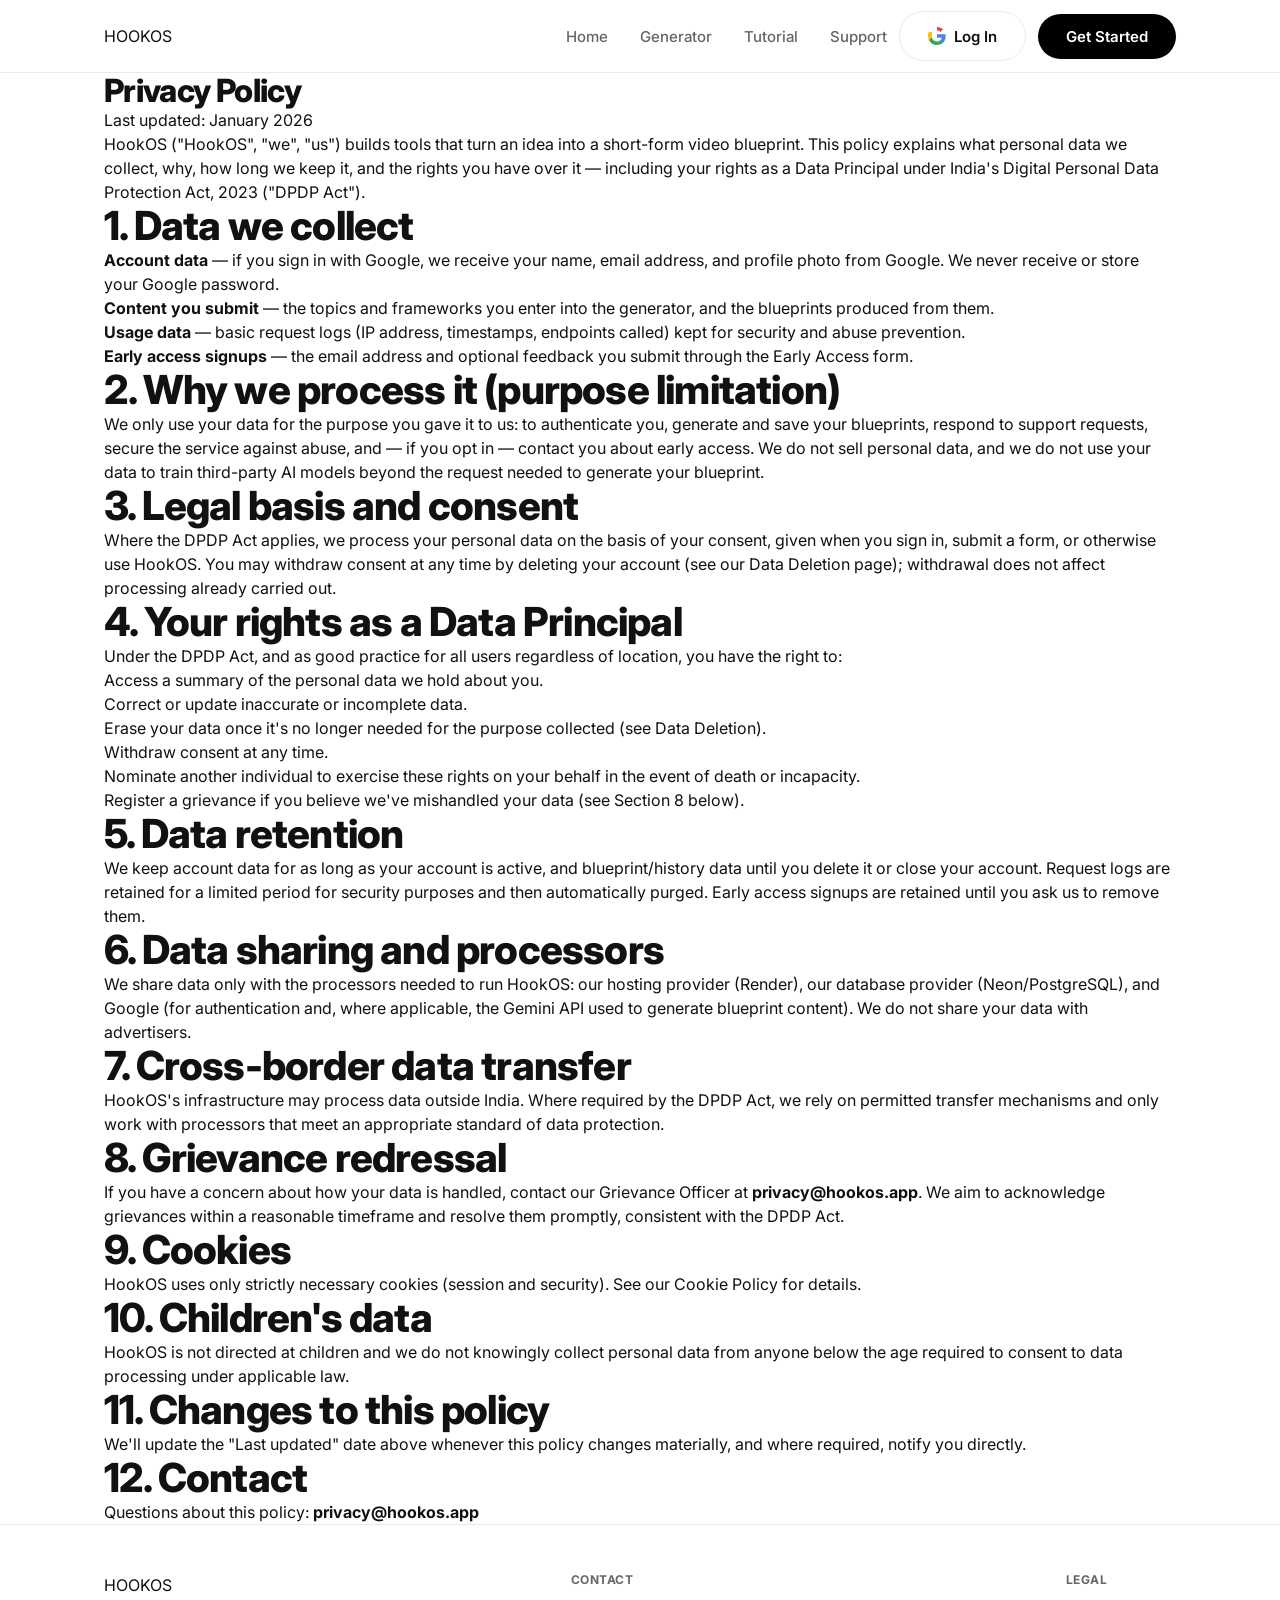
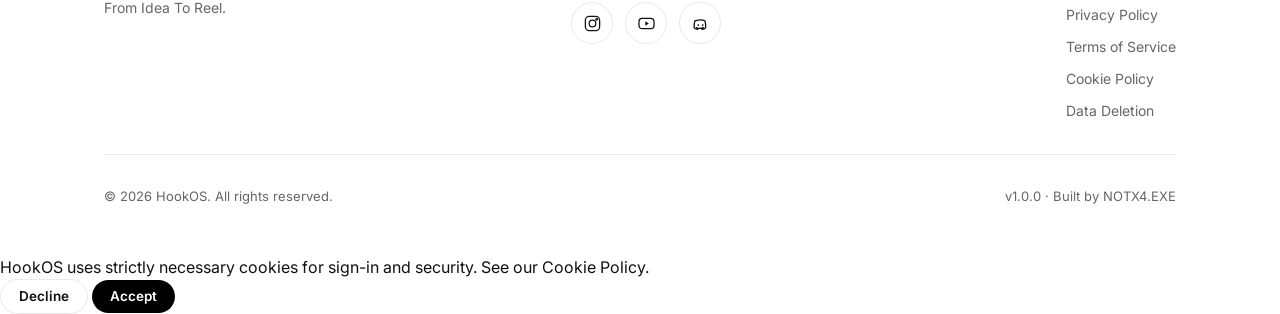
<file: privacy.html>
<!DOCTYPE html>
<html lang="en">
<head>
<meta charset="UTF-8">
<meta name="viewport" content="width=device-width, initial-scale=1, viewport-fit=cover">
<title>Privacy Policy — HookOS</title>
<meta name="description" content="How HookOS collects, uses, and protects your personal data, including your rights under India's Digital Personal Data Protection Act, 2023.">
<meta name="theme-color" content="#FFFFFF">
<link rel="icon" href="assets/favicon.ico" sizes="any">
<link rel="preconnect" href="https://fonts.googleapis.com">
<link rel="preconnect" href="https://fonts.gstatic.com" crossorigin>
<link rel="stylesheet" href="styles.css">
</head>
<body>

<a href="#main" class="skip-link">Skip to content</a>
<div id="navbar-root" class="navbar-placeholder"></div>

<main id="main" class="legal-page">
  <div class="container">
    <h1>Privacy Policy</h1>
    <p class="legal-updated">Last updated: January 2026</p>

    <p>HookOS ("HookOS", "we", "us") builds tools that turn an idea into a short-form video blueprint. This policy explains what personal data we collect, why, how long we keep it, and the rights you have over it — including your rights as a Data Principal under India's Digital Personal Data Protection Act, 2023 ("DPDP Act").</p>

    <h2>1. Data we collect</h2>
    <ul>
      <li><strong>Account data</strong> — if you sign in with Google, we receive your name, email address, and profile photo from Google. We never receive or store your Google password.</li>
      <li><strong>Content you submit</strong> — the topics and frameworks you enter into the generator, and the blueprints produced from them.</li>
      <li><strong>Usage data</strong> — basic request logs (IP address, timestamps, endpoints called) kept for security and abuse prevention.</li>
      <li><strong>Early access signups</strong> — the email address and optional feedback you submit through the Early Access form.</li>
    </ul>

    <h2>2. Why we process it (purpose limitation)</h2>
    <p>We only use your data for the purpose you gave it to us: to authenticate you, generate and save your blueprints, respond to support requests, secure the service against abuse, and — if you opt in — contact you about early access. We do not sell personal data, and we do not use your data to train third-party AI models beyond the request needed to generate your blueprint.</p>

    <h2>3. Legal basis and consent</h2>
    <p>Where the DPDP Act applies, we process your personal data on the basis of your consent, given when you sign in, submit a form, or otherwise use HookOS. You may withdraw consent at any time by deleting your account (see our <a href="data-deletion.html">Data Deletion</a> page); withdrawal does not affect processing already carried out.</p>

    <h2>4. Your rights as a Data Principal</h2>
    <p>Under the DPDP Act, and as good practice for all users regardless of location, you have the right to:</p>
    <ul>
      <li>Access a summary of the personal data we hold about you.</li>
      <li>Correct or update inaccurate or incomplete data.</li>
      <li>Erase your data once it's no longer needed for the purpose collected (see <a href="data-deletion.html">Data Deletion</a>).</li>
      <li>Withdraw consent at any time.</li>
      <li>Nominate another individual to exercise these rights on your behalf in the event of death or incapacity.</li>
      <li>Register a grievance if you believe we've mishandled your data (see Section 8 below).</li>
    </ul>

    <h2>5. Data retention</h2>
    <p>We keep account data for as long as your account is active, and blueprint/history data until you delete it or close your account. Request logs are retained for a limited period for security purposes and then automatically purged. Early access signups are retained until you ask us to remove them.</p>

    <h2>6. Data sharing and processors</h2>
    <p>We share data only with the processors needed to run HookOS: our hosting provider (Render), our database provider (Neon/PostgreSQL), and Google (for authentication and, where applicable, the Gemini API used to generate blueprint content). We do not share your data with advertisers.</p>

    <h2>7. Cross-border data transfer</h2>
    <p>HookOS's infrastructure may process data outside India. Where required by the DPDP Act, we rely on permitted transfer mechanisms and only work with processors that meet an appropriate standard of data protection.</p>

    <h2>8. Grievance redressal</h2>
    <p>If you have a concern about how your data is handled, contact our Grievance Officer at <strong>privacy@hookos.app</strong>. We aim to acknowledge grievances within a reasonable timeframe and resolve them promptly, consistent with the DPDP Act.</p>

    <h2>9. Cookies</h2>
    <p>HookOS uses only strictly necessary cookies (session and security). See our <a href="cookies.html">Cookie Policy</a> for details.</p>

    <h2>10. Children's data</h2>
    <p>HookOS is not directed at children and we do not knowingly collect personal data from anyone below the age required to consent to data processing under applicable law.</p>

    <h2>11. Changes to this policy</h2>
    <p>We'll update the "Last updated" date above whenever this policy changes materially, and where required, notify you directly.</p>

    <h2>12. Contact</h2>
    <p>Questions about this policy: <strong>privacy@hookos.app</strong></p>
  </div>
</main>

<div id="footer-root"></div>

<script src="config.js"></script>
<script src="partials.js"></script>
<script src="auth.js"></script>
<script src="cookie-consent.js"></script>
</body>
</html>
</file>
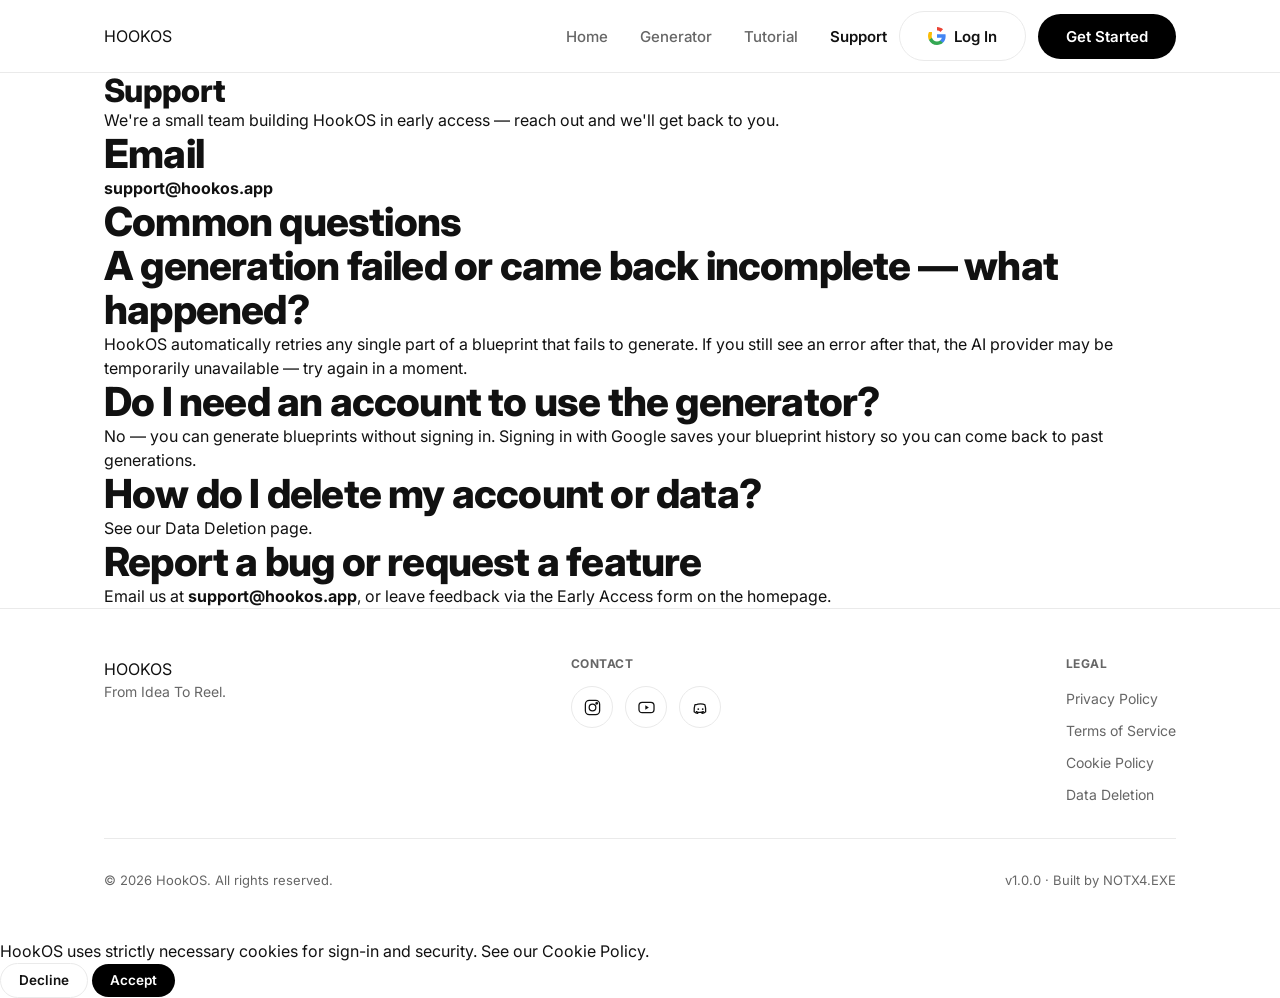
<file: support.html>
<!DOCTYPE html>
<html lang="en">
<head>
<meta charset="UTF-8">
<meta name="viewport" content="width=device-width, initial-scale=1, viewport-fit=cover">
<title>Support — HookOS</title>
<meta name="description" content="Get help with HookOS.">
<meta name="theme-color" content="#FFFFFF">
<link rel="icon" href="assets/favicon.ico" sizes="any">
<link rel="preconnect" href="https://fonts.googleapis.com">
<link rel="preconnect" href="https://fonts.gstatic.com" crossorigin>
<link rel="stylesheet" href="styles.css">
</head>
<body>

<a href="#main" class="skip-link">Skip to content</a>
<div id="navbar-root" class="navbar-placeholder"></div>

<main id="main" class="legal-page">
  <div class="container">
    <h1>Support</h1>
    <p class="legal-updated">We're a small team building HookOS in early access — reach out and we'll get back to you.</p>

    <h2>Email</h2>
    <p><strong>support@hookos.app</strong></p>

    <h2>Common questions</h2>

    <h2 class="legal-faq-q">A generation failed or came back incomplete — what happened?</h2>
    <p>HookOS automatically retries any single part of a blueprint that fails to generate. If you still see an error after that, the AI provider may be temporarily unavailable — try again in a moment.</p>

    <h2 class="legal-faq-q">Do I need an account to use the generator?</h2>
    <p>No — you can generate blueprints without signing in. Signing in with Google saves your blueprint history so you can come back to past generations.</p>

    <h2 class="legal-faq-q">How do I delete my account or data?</h2>
    <p>See our <a href="data-deletion.html">Data Deletion</a> page.</p>

    <h2>Report a bug or request a feature</h2>
    <p>Email us at <strong>support@hookos.app</strong>, or leave feedback via the <a href="index.html#early-access">Early Access</a> form on the homepage.</p>
  </div>
</main>

<div id="footer-root"></div>

<script src="config.js"></script>
<script src="partials.js"></script>
<script src="auth.js"></script>
<script src="cookie-consent.js"></script>
</body>
</html>
</file>
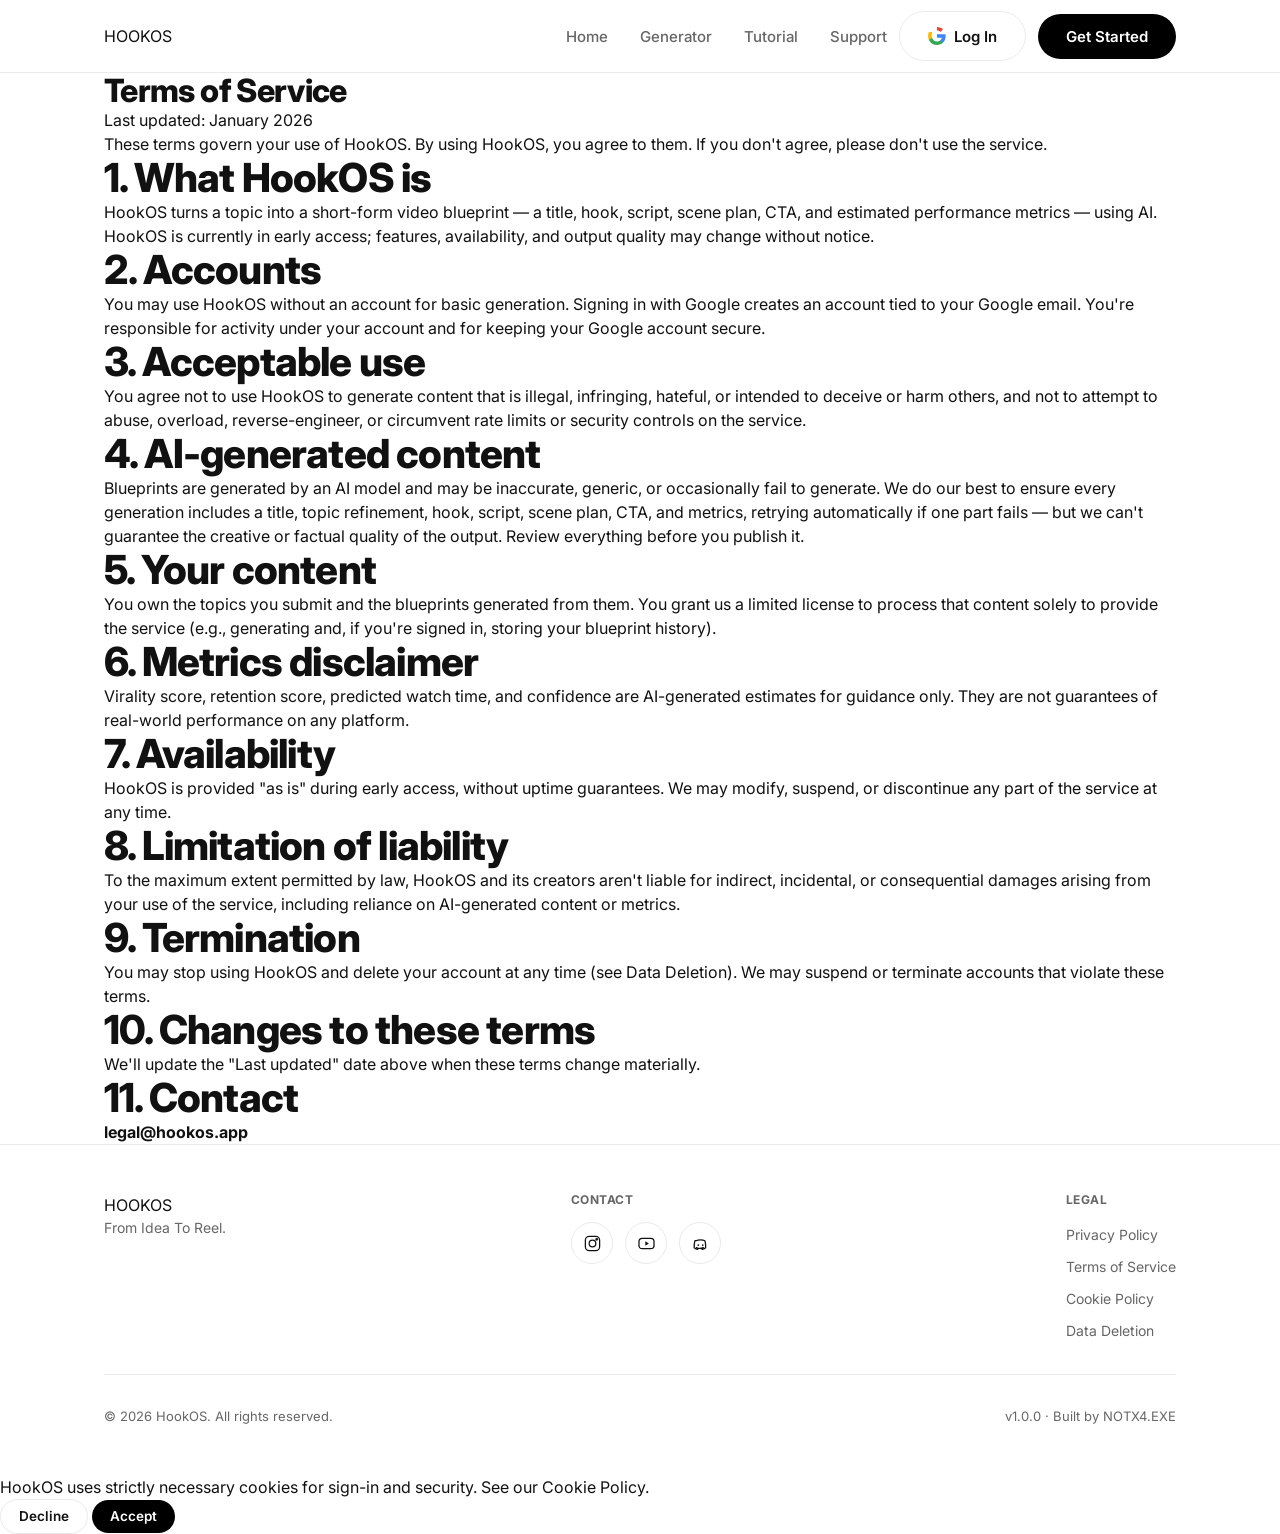
<file: terms.html>
<!DOCTYPE html>
<html lang="en">
<head>
<meta charset="UTF-8">
<meta name="viewport" content="width=device-width, initial-scale=1, viewport-fit=cover">
<title>Terms of Service — HookOS</title>
<meta name="description" content="The terms that govern your use of HookOS.">
<meta name="theme-color" content="#FFFFFF">
<link rel="icon" href="assets/favicon.ico" sizes="any">
<link rel="preconnect" href="https://fonts.googleapis.com">
<link rel="preconnect" href="https://fonts.gstatic.com" crossorigin>
<link rel="stylesheet" href="styles.css">
</head>
<body>

<a href="#main" class="skip-link">Skip to content</a>
<div id="navbar-root" class="navbar-placeholder"></div>

<main id="main" class="legal-page">
  <div class="container">
    <h1>Terms of Service</h1>
    <p class="legal-updated">Last updated: January 2026</p>

    <p>These terms govern your use of HookOS. By using HookOS, you agree to them. If you don't agree, please don't use the service.</p>

    <h2>1. What HookOS is</h2>
    <p>HookOS turns a topic into a short-form video blueprint — a title, hook, script, scene plan, CTA, and estimated performance metrics — using AI. HookOS is currently in early access; features, availability, and output quality may change without notice.</p>

    <h2>2. Accounts</h2>
    <p>You may use HookOS without an account for basic generation. Signing in with Google creates an account tied to your Google email. You're responsible for activity under your account and for keeping your Google account secure.</p>

    <h2>3. Acceptable use</h2>
    <p>You agree not to use HookOS to generate content that is illegal, infringing, hateful, or intended to deceive or harm others, and not to attempt to abuse, overload, reverse-engineer, or circumvent rate limits or security controls on the service.</p>

    <h2>4. AI-generated content</h2>
    <p>Blueprints are generated by an AI model and may be inaccurate, generic, or occasionally fail to generate. We do our best to ensure every generation includes a title, topic refinement, hook, script, scene plan, CTA, and metrics, retrying automatically if one part fails — but we can't guarantee the creative or factual quality of the output. Review everything before you publish it.</p>

    <h2>5. Your content</h2>
    <p>You own the topics you submit and the blueprints generated from them. You grant us a limited license to process that content solely to provide the service (e.g., generating and, if you're signed in, storing your blueprint history).</p>

    <h2>6. Metrics disclaimer</h2>
    <p>Virality score, retention score, predicted watch time, and confidence are AI-generated estimates for guidance only. They are not guarantees of real-world performance on any platform.</p>

    <h2>7. Availability</h2>
    <p>HookOS is provided "as is" during early access, without uptime guarantees. We may modify, suspend, or discontinue any part of the service at any time.</p>

    <h2>8. Limitation of liability</h2>
    <p>To the maximum extent permitted by law, HookOS and its creators aren't liable for indirect, incidental, or consequential damages arising from your use of the service, including reliance on AI-generated content or metrics.</p>

    <h2>9. Termination</h2>
    <p>You may stop using HookOS and delete your account at any time (see <a href="data-deletion.html">Data Deletion</a>). We may suspend or terminate accounts that violate these terms.</p>

    <h2>10. Changes to these terms</h2>
    <p>We'll update the "Last updated" date above when these terms change materially.</p>

    <h2>11. Contact</h2>
    <p><strong>legal@hookos.app</strong></p>
  </div>
</main>

<div id="footer-root"></div>

<script src="config.js"></script>
<script src="partials.js"></script>
<script src="auth.js"></script>
<script src="cookie-consent.js"></script>
</body>
</html>
</file>
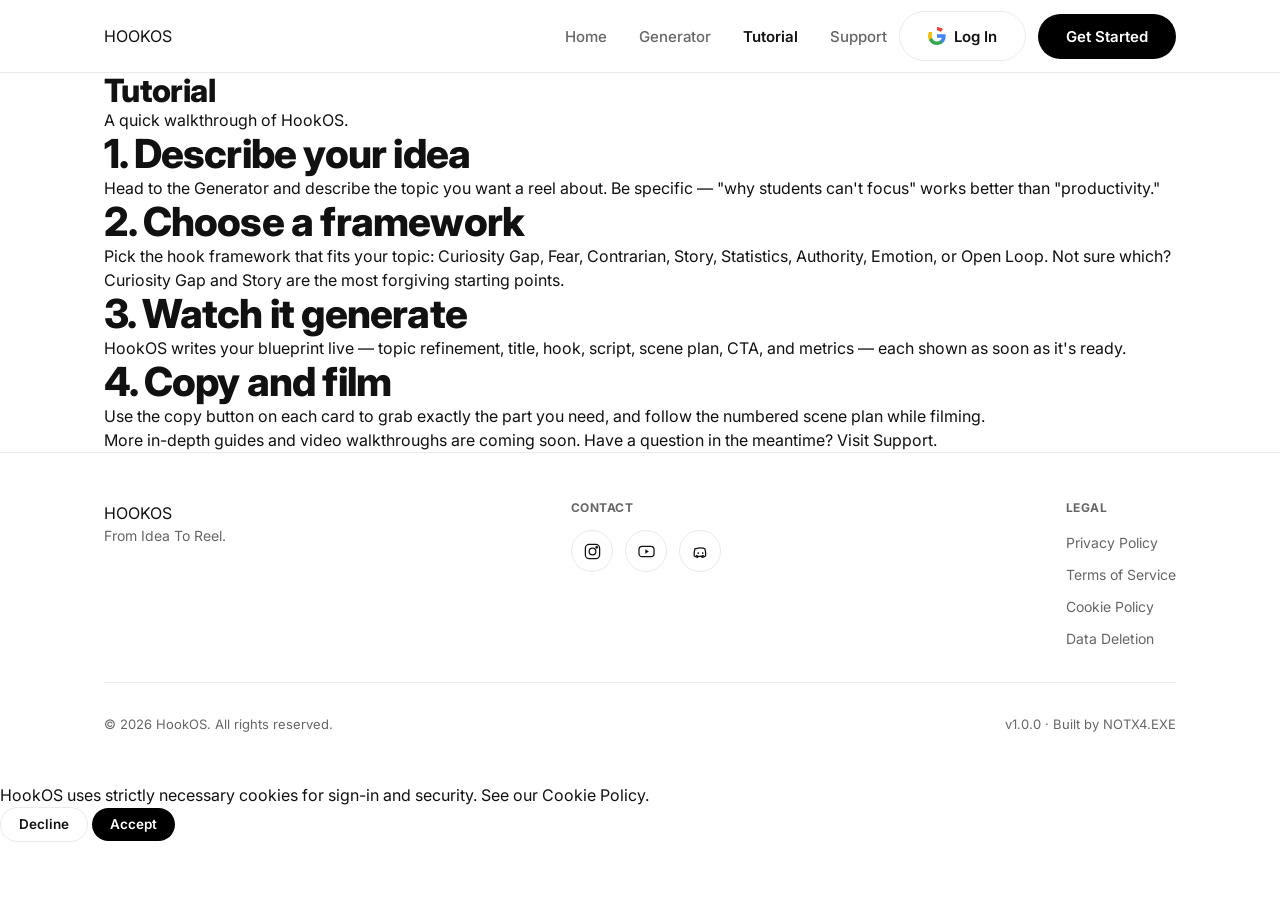
<file: tutorial.html>
<!DOCTYPE html>
<html lang="en">
<head>
<meta charset="UTF-8">
<meta name="viewport" content="width=device-width, initial-scale=1, viewport-fit=cover">
<title>Tutorial — HookOS</title>
<meta name="description" content="How to get the most out of HookOS.">
<meta name="theme-color" content="#FFFFFF">
<link rel="icon" href="assets/favicon.ico" sizes="any">
<link rel="preconnect" href="https://fonts.googleapis.com">
<link rel="preconnect" href="https://fonts.gstatic.com" crossorigin>
<link rel="stylesheet" href="styles.css">
</head>
<body>

<a href="#main" class="skip-link">Skip to content</a>
<div id="navbar-root" class="navbar-placeholder"></div>

<main id="main" class="legal-page">
  <div class="container">
    <h1>Tutorial</h1>
    <p class="legal-updated">A quick walkthrough of HookOS.</p>

    <h2>1. Describe your idea</h2>
    <p>Head to the <a href="index.html#generator">Generator</a> and describe the topic you want a reel about. Be specific — "why students can't focus" works better than "productivity."</p>

    <h2>2. Choose a framework</h2>
    <p>Pick the hook framework that fits your topic: Curiosity Gap, Fear, Contrarian, Story, Statistics, Authority, Emotion, or Open Loop. Not sure which? Curiosity Gap and Story are the most forgiving starting points.</p>

    <h2>3. Watch it generate</h2>
    <p>HookOS writes your blueprint live — topic refinement, title, hook, script, scene plan, CTA, and metrics — each shown as soon as it's ready.</p>

    <h2>4. Copy and film</h2>
    <p>Use the copy button on each card to grab exactly the part you need, and follow the numbered scene plan while filming.</p>

    <p>More in-depth guides and video walkthroughs are coming soon. Have a question in the meantime? Visit <a href="support.html">Support</a>.</p>
  </div>
</main>

<div id="footer-root"></div>

<script src="config.js"></script>
<script src="partials.js"></script>
<script src="auth.js"></script>
<script src="cookie-consent.js"></script>
</body>
</html>
</file>
<file: styles.css>
/* ==========================================================================
   HOOKOS — styles.css
   Design tokens → base/reset → layout → components → utilities → animations
   Same palette, type and layout as the original design. Only the code
   underneath has been refactored, deduplicated, and made responsive.
   ========================================================================== */

@import url('https://fonts.googleapis.com/css2?family=Inter:wght@400;500;600;700;800&display=swap');

/* ---------------------------------------------------------------------- */
/* 1. Design tokens                                                       */
/* ---------------------------------------------------------------------- */

:root {
  --bg: #FFFFFF;
  --surface: #FAFAFA;
  --text-primary: #111111;
  --text-secondary: #666666;
  --accent: #000000;
  --accent-contrast: #FFFFFF;
  --border: #EAEAEA;
  --success: #22C55E;
  --danger: #E11D48;

  --radius: 16px;
  --radius-sm: 10px;
  --radius-pill: 100px;

  --max-width: 1120px;
  --gutter: clamp(20px, 5vw, 24px);

  --ease: cubic-bezier(0.16, 1, 0.3, 1);

  --space-1: 4px;
  --space-2: 8px;
  --space-3: 12px;
  --space-4: 16px;
  --space-5: 24px;
  --space-6: 32px;
  --space-7: 48px;
  --space-8: 64px;
  --space-9: 96px;

  color-scheme: light;
}

*, *::before, *::after { box-sizing: border-box; margin: 0; padding: 0; }

html { scroll-behavior: smooth; -webkit-text-size-adjust: 100%; }

body {
  font-family: 'Inter', -apple-system, BlinkMacSystemFont, 'SF Pro Display', 'Segoe UI', sans-serif;
  background: var(--bg);
  color: var(--text-primary);
  line-height: 1.5;
  -webkit-font-smoothing: antialiased;
  -moz-osx-font-smoothing: grayscale;
  overflow-x: hidden;
}

img, svg, video { display: block; max-width: 100%; height: auto; }
a { color: inherit; text-decoration: none; }
button, input, textarea { font-family: inherit; font-size: inherit; color: inherit; }
button { cursor: pointer; border: none; background: none; }
ul { list-style: none; }

@media (prefers-reduced-motion: reduce) {
  html { scroll-behavior: auto; }
  *, *::before, *::after {
    animation-duration: 0.001ms !important;
    animation-iteration-count: 1 !important;
    transition-duration: 0.001ms !important;
    scroll-behavior: auto !important;
  }
}

:focus-visible { outline: 2px solid var(--accent); outline-offset: 3px; border-radius: 4px; }
.sr-only { position: absolute; width: 1px; height: 1px; padding: 0; margin: -1px; overflow: hidden; clip: rect(0,0,0,0); white-space: nowrap; border: 0; }
.skip-link { position: absolute; top: -48px; left: var(--space-4); background: var(--accent); color: var(--accent-contrast); padding: 12px 20px; border-radius: var(--radius-sm); z-index: 1000; transition: top 0.2s var(--ease); }
.skip-link:focus { top: var(--space-4); }

.container { width: 100%; max-width: var(--max-width); margin-inline: auto; padding-inline: var(--gutter); }
section { padding-block: var(--space-9); }
@media (max-width: 768px) { section { padding-block: var(--space-8); } }
@media (max-width: 480px) { section { padding-block: var(--space-7); } }
.section-alt { background: var(--surface); }
img, video, canvas, svg { max-width: 100%; }

h1, h2, h3 { font-weight: 800; letter-spacing: -0.02em; line-height: 1.1; }
h2 { font-size: clamp(26px, 4vw, 40px); }
.eyebrow { font-size: 13px; font-weight: 600; letter-spacing: 0.04em; text-transform: uppercase; color: var(--text-secondary); margin-bottom: var(--space-4); }
.section-title { text-align: center; max-width: 640px; margin-inline: auto; margin-bottom: var(--space-7); }
.section-title h2 { margin-bottom: var(--space-3); }
.section-title p { color: var(--text-secondary); font-size: clamp(15px, 2vw, 17px); }

.btn { display: inline-flex; align-items: center; justify-content: center; gap: var(--space-2); padding: 15px 28px; border-radius: var(--radius-pill); font-size: 15px; font-weight: 600; line-height: 1; white-space: nowrap; transition: transform 0.2s var(--ease), background-color 0.2s var(--ease), border-color 0.2s var(--ease), color 0.2s var(--ease), box-shadow 0.2s var(--ease); }
.btn:hover { transform: scale(1.02); }
.btn:active { transform: scale(0.99); }
.btn:disabled { opacity: 0.6; cursor: not-allowed; transform: none; }
.btn-primary { background: var(--accent); color: var(--accent-contrast); }
.btn-primary:hover:not(:disabled) { background: #262626; }
.btn-secondary { background: transparent; color: var(--text-primary); border: 1px solid var(--border); }
.btn-secondary:hover { border-color: #CCCCCC; background: var(--surface); }
.btn-google { background: var(--bg); color: var(--text-primary); border: 1px solid var(--border); }
.btn-google:hover { border-color: #CCCCCC; background: var(--surface); }
.btn-google svg { flex-shrink: 0; }
.btn-block { width: 100%; }
.btn-lg { padding: 18px 36px; font-size: 16px; }
.btn-sm { padding: 10px 18px; font-size: 13.5px; }

.navbar { position: sticky; top: 0; z-index: 100; background: rgba(255,255,255,0.85); backdrop-filter: blur(12px); -webkit-backdrop-filter: blur(12px); border-bottom: 1px solid var(--border); }
.navbar .container { display: flex; align-items: center; justify-content: space-between; height: 72px; gap: var(--space-4); }
.logo { font-size: 20px; font-weight: 800; letter-spacing: -0.02em; flex-shrink: 0; }
.logo-link { display: inline-flex; align-items: center; flex-shrink: 0; }
.logo-img { height: 32px; width: auto; display: block; }
.footer-logo { height: 28px; }
.nav-links { display: flex; gap: var(--space-6); }
.nav-links a { font-size: 15px; font-weight: 500; color: var(--text-secondary); transition: color 0.2s var(--ease); }
.nav-links a:hover, .nav-links a:focus-visible { color: var(--text-primary); }
.nav-links a.is-active { color: var(--text-primary); font-weight: 600; }
.nav-right { display: flex; align-items: center; gap: var(--space-3); }
.nav-toggle { display: none; width: 44px; height: 44px; align-items: center; justify-content: center; border-radius: 50%; border: 1px solid var(--border); flex-shrink: 0; }
.nav-toggle-bars { position: relative; width: 16px; height: 10px; }
.nav-toggle-bars span { position: absolute; left: 0; width: 100%; height: 1.5px; background: var(--text-primary); transition: transform 0.25s var(--ease), opacity 0.25s var(--ease), top 0.25s var(--ease); }
.nav-toggle-bars span:nth-child(1) { top: 0; }
.nav-toggle-bars span:nth-child(2) { top: 4.5px; }
.nav-toggle-bars span:nth-child(3) { top: 9px; }
.nav-open .nav-toggle-bars span:nth-child(1) { top: 4.5px; transform: rotate(45deg); }
.nav-open .nav-toggle-bars span:nth-child(2) { opacity: 0; }
.nav-open .nav-toggle-bars span:nth-child(3) { top: 4.5px; transform: rotate(-45deg); }
.auth-area { display: flex; align-items: center; gap: var(--space-3); }
[data-auth-state] { display: none; }
[data-auth-state].is-active { display: flex; }
.profile-menu { position: relative; }
.profile-trigger { display: flex; align-items: center; gap: var(--space-2); border: 1px solid var(--border); border-radius: var(--radius-pill); padding: 6px 14px 6px 6px; }
.profile-trigger:hover { border-color: #CCCCCC; }
.avatar { width: 30px; height: 30px; border-radius: 50%; background: var(--accent); color: var(--accent-contrast); display: flex; align-items: center; justify-content: center; font-weight: 700; font-size: 12px; flex-shrink: 0; }
.profile-dropdown { position: absolute; top: calc(100% + 8px); right: 0; min-width: 190px; background: var(--bg); border: 1px solid var(--border); border-radius: var(--radius-sm); padding: var(--space-2); box-shadow: 0 12px 32px rgba(0,0,0,0.08); opacity: 0; visibility: hidden; transform: translateY(-6px); transition: opacity 0.2s var(--ease), transform 0.2s var(--ease), visibility 0.2s; }
.profile-menu.is-open .profile-dropdown { opacity: 1; visibility: visible; transform: translateY(0); }
.profile-dropdown a, .profile-dropdown button { display: block; width: 100%; text-align: left; padding: 10px 12px; border-radius: 8px; font-size: 14px; }
.profile-dropdown a:hover, .profile-dropdown button:hover { background: var(--surface); }

@media (max-width: 860px) {
  .nav-links { display: none; }
  .nav-toggle { display: flex; }
  .nav-right { position: fixed; inset: 72px 0 0 0; flex-direction: column; align-items: stretch; gap: var(--space-3); background: var(--bg); padding: var(--space-5) var(--gutter); transform: translateY(-8px); opacity: 0; visibility: hidden; pointer-events: none; transition: opacity 0.25s var(--ease), transform 0.25s var(--ease), visibility 0.25s; overflow-y: auto; }
  .nav-open .nav-right { transform: translateY(0); opacity: 1; visibility: visible; pointer-events: auto; }
  .nav-right .btn { width: 100%; }
  .auth-area { flex-direction: column; align-items: stretch; }
  .profile-dropdown { position: static; box-shadow: none; opacity: 1; visibility: visible; transform: none; display: none; margin-top: var(--space-2); }
  .profile-menu.is-open .profile-dropdown { display: block; }
}

.hero { padding-block: var(--space-8) var(--space-9); }
.hero .container { display: grid; grid-template-columns: 1.1fr 1fr; gap: var(--space-8); align-items: center; }
.hero-copy h1 { font-size: clamp(32px, 5.2vw, 56px); margin-bottom: var(--space-5); }
.hero-copy p { font-size: clamp(16px, 2.4vw, 19px); color: var(--text-secondary); max-width: 480px; margin-bottom: var(--space-6); }
.hero-actions { display: flex; gap: var(--space-3); flex-wrap: wrap; }
@media (max-width: 900px) { .hero { padding-block: var(--space-7) var(--space-8); } .hero .container { grid-template-columns: 1fr; gap: var(--space-6); } .hero-copy p { max-width: none; } }
.mockup { background: var(--surface); border: 1px solid var(--border); border-radius: var(--radius); padding: var(--space-5); width: 100%; }
.mockup-window { background: var(--bg); border: 1px solid var(--border); border-radius: var(--radius-sm); overflow: hidden; }
.mockup-bar { display: flex; gap: 6px; padding: 14px 16px; border-bottom: 1px solid var(--border); }
.mockup-dot { width: 10px; height: 10px; border-radius: 50%; background: var(--border); }
.mockup-body { padding: var(--space-5); }
.mockup-label { font-size: 12px; font-weight: 600; color: var(--text-secondary); text-transform: uppercase; letter-spacing: 0.03em; margin-bottom: var(--space-2); }
.mockup-input { font-size: 15px; font-weight: 500; background: var(--surface); border-radius: var(--radius-sm); padding: 14px 16px; margin-bottom: var(--space-5); word-break: break-word; }
.mockup-outputs { display: flex; flex-direction: column; gap: 8px; }
.mockup-chip { padding: 10px 12px; border: 1px solid var(--border); border-radius: 8px; font-size: 13px; display: flex; align-items: center; gap: 8px; }
.mockup-chip .dot { width: 6px; height: 6px; border-radius: 50%; background: var(--accent); }

.generator-shell { max-width: 780px; }
.field-label { font-size: 13px; font-weight: 700; text-transform: uppercase; letter-spacing: 0.04em; color: var(--text-secondary); margin-bottom: var(--space-3); }
#idea-input { display: block; width: 100%; min-height: 140px; resize: vertical; padding: 16px; border: 1px solid var(--border); border-radius: var(--radius-sm); background: var(--bg); outline: none; transition: border-color 0.2s var(--ease), box-shadow 0.2s var(--ease); }
#idea-input:focus { border-color: #999; box-shadow: 0 0 0 3px rgba(0,0,0,0.05); }
.framework-grid { display: grid; grid-template-columns: repeat(2, minmax(0, 1fr)); gap: 12px; margin-bottom: var(--space-6); }
.framework-chip { position: relative; display: grid; grid-template-columns: 22px 1fr; grid-template-rows: auto auto; column-gap: 10px; text-align: left; padding: 16px; border: 1px solid var(--border); border-radius: var(--radius-sm); background: var(--bg); transition: border-color 0.2s var(--ease), background-color 0.2s var(--ease), transform 0.2s var(--ease); }
.framework-chip:hover { border-color: #CCC; transform: translateY(-1px); }
.framework-chip.selected { border-color: var(--accent); background: var(--surface); }
.framework-chip .check { grid-row: 1 / span 2; width: 20px; height: 20px; border: 1px solid var(--border); border-radius: 50%; display: flex; align-items: center; justify-content: center; font-size: 10px; color: transparent; transition: all 0.2s var(--ease); }
.framework-chip.selected .check { background: var(--accent); border-color: var(--accent); color: var(--accent-contrast); }
.fw-name { font-size: 15px; font-weight: 700; }
.fw-desc { font-size: 13px; color: var(--text-secondary); margin-top: 3px; }
.form-hint { font-size: 13px; color: #999; text-align: center; margin-top: var(--space-3); min-height: 18px; }
.form-hint.error { color: var(--danger); }
.api-error { border: 1px solid var(--danger); color: var(--danger); border-radius: var(--radius-sm); padding: 14px 16px; font-size: 14px; margin-top: var(--space-4); display: none; }
.api-error.is-active { display: block; }

/* ---------------------------------------------------------------------- */
/* Loading experience — responsive and overflow-safe                       */
/* ---------------------------------------------------------------------- */
.loading-panel {
  display: none;
  width: 100%;
  max-width: 760px;
  margin: var(--space-6) auto 0;
  padding: clamp(24px, 4vw, 36px);
  border: 1px solid var(--border);
  border-radius: var(--radius);
  text-align: center;
  overflow: hidden;
}
.loading-panel.is-active { display: block; animation: fadeSlideIn 0.4s var(--ease); }
.loading-orb { width: 44px; height: 44px; border-radius: 50%; margin: 0 auto var(--space-5); background: linear-gradient(90deg,var(--border) 25%,#F5F5F5 37%,var(--border) 63%); background-size: 400% 100%; animation: shimmer 1.4s ease infinite, spin 2.2s linear infinite; }
.loading-status { font-size: clamp(15px, 2.5vw, 18px); font-weight: 700; line-height: 1.3; min-height: 24px; margin-bottom: 24px; overflow-wrap: anywhere; }

/* The old rule made each LI exactly 7px wide. That caused every word to
   wrap one character per line on phones. These rules deliberately reset
   that sizing and make each stage a real responsive item. */
.loading-steps {
  display: grid;
  grid-template-columns: repeat(4, minmax(0, 1fr));
  gap: 10px;
  width: 100%;
  margin: 0 0 24px;
  list-style: none;
}
.loading-steps .loading-step {
  width: auto;
  height: auto;
  min-width: 0;
  min-height: 54px;
  display: flex;
  flex-direction: column;
  align-items: center;
  justify-content: center;
  gap: 8px;
  padding: 10px 8px;
  border: 1px solid var(--border);
  border-radius: 12px;
  background: var(--surface);
  color: var(--text-secondary);
  font-size: clamp(10px, 1.2vw, 12px);
  font-weight: 600;
  line-height: 1.25;
  overflow-wrap: anywhere;
  transition: border-color .25s var(--ease), background-color .25s var(--ease), color .25s var(--ease), transform .25s var(--ease);
}
.loading-steps .loading-step span:last-child { display: block; max-width: 100%; }
.loading-step-dot {
  width: 8px;
  height: 8px;
  flex: 0 0 8px;
  border-radius: 50%;
  background: var(--border);
  transition: background-color .25s var(--ease), transform .25s var(--ease);
}
.loading-steps .loading-step.is-active {
  background: var(--bg);
  border-color: var(--accent);
  color: var(--text-primary);
  transform: translateY(-1px);
}
.loading-steps .loading-step.is-active .loading-step-dot { background: var(--accent); transform: scale(1.25); }
.loading-steps .loading-step.is-done { color: var(--text-primary); border-color: var(--text-primary); }
.loading-steps .loading-step.is-done .loading-step-dot { background: var(--accent); }
.loading-steps .loading-step.is-done .loading-step-dot:empty { display: block; }

.loading-track { height: 5px; border-radius: 5px; background: var(--border); overflow: hidden; width: 100%; }
.loading-bar { height: 100%; width: 0%; background: var(--accent); border-radius: 5px; transition: width .4s var(--ease); }

@media (max-width: 640px) {
  .loading-panel { padding: 22px 16px 20px; margin-top: 24px; border-radius: 16px; }
  .loading-orb { width: 42px; height: 42px; margin-bottom: 16px; }
  .loading-status { font-size: 16px; margin-bottom: 18px; }
  .loading-steps { grid-template-columns: repeat(2, minmax(0, 1fr)); gap: 8px; margin-bottom: 18px; }
  .loading-steps .loading-step { min-height: 50px; padding: 9px 6px; font-size: 11px; }
}

@media (max-width: 360px) {
  .loading-panel { padding-inline: 12px; }
  .loading-steps { gap: 6px; }
  .loading-steps .loading-step { min-height: 48px; padding-inline: 5px; font-size: 10px; }
}

@keyframes shimmer { 0% { background-position: 100% 0; } 100% { background-position: 0 0; } }
@keyframes spin { to { transform: rotate(360deg); } }

#results { margin-top: var(--space-8); }
.results-header { text-align: center; margin-bottom: var(--space-6); }
.results-header h2 { font-size: 26px; margin-bottom: var(--space-2); }
.results-header p { color: var(--text-secondary); font-size: 14.5px; }
.result-card { border: 1px solid var(--border); border-radius: var(--radius); padding: var(--space-6); margin-bottom: var(--space-4); }
.result-card-head { display: flex; align-items: center; justify-content: space-between; gap: var(--space-3); margin-bottom: var(--space-4); }
.result-card-head h3 { font-size: 13px; font-weight: 700; text-transform: uppercase; letter-spacing: 0.04em; color: var(--text-secondary); }
.copy-btn { display: flex; align-items: center; gap: 6px; font-size: 13px; font-weight: 600; padding: 8px 14px; border-radius: var(--radius-pill); border: 1px solid var(--border); transition: all 0.2s var(--ease); flex-shrink: 0; }
.copy-btn:hover { border-color: #CCC; background: var(--surface); }
.copy-btn.copied { border-color: var(--success); color: var(--success); }
.result-body { font-size: 15.5px; line-height: 1.7; white-space: pre-line; word-wrap: break-word; }
.result-body.scene-plan .scene { display: flex; gap: var(--space-3); padding: 8px 0; }
.result-body.scene-plan .scene:first-child { padding-top: 0; }
.scene-num { flex-shrink: 0; font-weight: 700; color: var(--text-secondary); font-size: 13.5px; min-width: 22px; }
.metrics-panel { border: 1px solid var(--border); border-radius: var(--radius); padding: var(--space-6); margin-bottom: var(--space-4); }
.metrics-panel h3 { font-size: 13px; font-weight: 700; text-transform: uppercase; letter-spacing: .04em; color: var(--text-secondary); margin-bottom: var(--space-5); }
.metrics-grid { display: grid; grid-template-columns: repeat(3,1fr); gap: var(--space-5); }
@media (max-width: 640px) { .metrics-grid { grid-template-columns: repeat(2,1fr); } }
.metric { display: flex; flex-direction: column; gap: 6px; }
.metric-label { font-size: 12px; color: var(--text-secondary); }
.metric-value { font-size: 22px; font-weight: 800; letter-spacing: -.02em; }
.metric-value.is-text { font-size: 15px; font-weight: 600; }
.metric-bar { height: 6px; border-radius: 4px; background: var(--border); overflow: hidden; margin-top: 2px; }
.metric-bar span { display: block; height: 100%; width: 0%; background: var(--accent); border-radius: 4px; transition: width .8s var(--ease); }

footer { border-top: 1px solid var(--border); padding-block: var(--space-7); }
.footer-top { display: flex; align-items: flex-start; justify-content: space-between; flex-wrap: wrap; gap: var(--space-6); margin-bottom: var(--space-6); }
.footer-brand .logo { display: block; margin-bottom: var(--space-2); }
.footer-brand .logo-img { margin-bottom: var(--space-2); }
.footer-tag { color: var(--text-secondary); font-size: 14px; }
.footer-social h3, .footer-legal h3 { font-size: 12px; font-weight: 700; text-transform: uppercase; letter-spacing: .04em; color: var(--text-secondary); margin-bottom: var(--space-4); }
.footer-legal-links { display: flex; flex-direction: column; gap: var(--space-2); }
.footer-legal-links a { font-size: 14px; color: var(--text-secondary); transition: color .2s var(--ease); }
.footer-legal-links a:hover, .footer-legal-links a:focus-visible { color: var(--text-primary); }
.social-links { display: flex; gap: var(--space-3); }
.social-link { width: 42px; height: 42px; border-radius: 50%; border: 1px solid var(--border); display: flex; align-items: center; justify-content: center; color: var(--text-primary); transition: transform .2s var(--ease), border-color .2s var(--ease), background-color .2s var(--ease), color .2s var(--ease); }
.social-link svg { width: 19px; height: 19px; }
.social-link:hover, .social-link:focus-visible { transform: translateY(-2px) scale(1.04); border-color: var(--accent); background: var(--accent); color: var(--accent-contrast); }
.footer-bottom { display: flex; align-items: center; justify-content: space-between; flex-wrap: wrap; gap: var(--space-3); padding-top: var(--space-6); border-top: 1px solid var(--border); font-size: 13px; color: var(--text-secondary); }
@media (max-width: 560px) { .footer-top { flex-direction: column; } }

.reveal { opacity: 0; transform: translateY(24px); transition: opacity .6s var(--ease), transform .6s var(--ease); }
.reveal.visible { opacity: 1; transform: translateY(0); }
.fade-slide-in { animation: fadeSlideIn .5s var(--ease) forwards; }
@keyframes fadeSlideIn { from { opacity: 0; transform: translateY(16px); } to { opacity: 1; transform: translateY(0); } }
</file>
<file: fixes.css>
/* HOOKOS — product-quality layer */
[hidden]{display:none!important}
.avatar-img[hidden],.avatar[hidden]{display:none!important}
.logo-wordmark{display:inline-flex;align-items:center;font-size:24px;font-weight:900;letter-spacing:-.07em;line-height:1;color:var(--text-primary);white-space:nowrap}
.footer-wordmark{font-size:24px;margin-bottom:10px}
h1,h2,h3,.logo-wordmark,.mobile-nav-title{font-family:'Inter',-apple-system,BlinkMacSystemFont,'Segoe UI',sans-serif}
h1{font-size:clamp(48px,9vw,96px)!important;letter-spacing:-.07em!important;line-height:.94!important}
h2{font-size:clamp(36px,6.2vw,68px)!important;letter-spacing:-.065em!important;line-height:.98!important}
h3{letter-spacing:-.045em!important}
.section-title{max-width:760px}
.section-title .eyebrow,.hero-copy .eyebrow{font-size:11px;font-weight:800;letter-spacing:.16em;color:#777;margin-bottom:16px}
.navbar{position:sticky!important;top:12px!important;background:transparent!important;border:0!important;backdrop-filter:none!important;-webkit-backdrop-filter:none!important;padding:0 12px}
.navbar .container{height:64px!important;max-width:1180px!important;padding:8px 14px!important;background:rgba(255,255,255,.92);border:1px solid #e9e9e9;border-radius:999px;box-shadow:0 12px 34px rgba(0,0,0,.07);backdrop-filter:blur(16px);-webkit-backdrop-filter:blur(16px)}
.nav-toggle{background:#111;color:#fff;border-color:#111}.nav-toggle-bars span{background:#fff}.nav-open .nav-toggle-bars span{background:#111}.nav-backdrop{backdrop-filter:blur(3px);-webkit-backdrop-filter:blur(3px)}
@media(max-width:860px){.navbar{top:8px!important;padding:0 10px}.navbar .container{height:60px!important;border-radius:999px}.nav-right{top:78px!important;inset:78px 10px auto 10px!important;width:auto!important;height:auto!important;max-height:calc(100dvh - 88px);border:1px solid var(--border);border-radius:28px!important;box-shadow:0 24px 70px rgba(0,0,0,.16)!important}}
.generator-shell{max-width:820px}#idea-input{min-height:168px!important;padding:20px!important;border-radius:22px!important;font-size:18px;line-height:1.55}#idea-input::placeholder{color:#aaa}.input-guidance{display:flex;justify-content:space-between;gap:16px;margin-top:8px;color:#888;font-size:12px;line-height:1.4}.input-guidance-main{overflow:hidden;text-overflow:ellipsis;white-space:nowrap}#char-count{font-variant-numeric:tabular-nums;white-space:nowrap}.framework-grid{gap:12px}.framework-chip{border-radius:20px!important;padding:18px!important}.framework-chip.selected{box-shadow:0 0 0 2px #111 inset}
.generation-quota{margin:8px 0 0;color:#555;font-size:13px;line-height:1.45;min-height:19px;font-weight:600}.generation-quota.is-limit{color:#b42318}.generation-quota.is-ready{color:#333}
.hookos-inline-auth{display:flex;align-items:center;justify-content:space-between;gap:14px;margin:10px 0 0;padding:13px 14px;border:1px solid #e6e6e6;border-radius:16px;background:#fafafa;color:#333;font-size:13px;line-height:1.4}.hookos-inline-auth-copy{min-width:0}.hookos-inline-auth-title{font-weight:800;color:#111;margin-bottom:2px}.hookos-inline-auth-text{color:#666}.hookos-inline-auth button{flex:0 0 auto;border:1px solid #111;background:#111;color:#fff;border-radius:12px;padding:10px 14px;font:inherit;font-size:12px;font-weight:800;cursor:pointer;white-space:nowrap}.hookos-inline-auth button:hover{opacity:.9}.hookos-inline-auth[hidden]{display:none}
#turnstile-container{display:flex;justify-content:center;margin:14px 0}
.loading-panel{position:relative;overflow:hidden;width:100%;border:1px solid var(--border);border-radius:26px;background:#fff;padding:30px 22px;margin-top:28px;text-align:center;box-shadow:0 18px 50px rgba(0,0,0,.05)}.loading-panel.is-active{box-shadow:0 24px 70px rgba(0,0,0,.08)}.loading-orb{width:52px;height:52px;margin:0 auto 16px;border-radius:50%;background:linear-gradient(135deg,#f0f0f0,#d9d9d9,#f7f7f7);animation:hookos-orb 1.8s ease-in-out infinite}.loading-status{min-height:25px;font-size:clamp(17px,2vw,21px);font-weight:850;letter-spacing:-.03em;line-height:1.2;overflow-wrap:anywhere}.loading-steps{display:grid;grid-template-columns:repeat(4,minmax(0,1fr));gap:9px;width:100%;margin:24px 0 20px;text-align:left}.loading-steps .loading-step{display:flex;align-items:center;gap:8px;width:auto;min-width:0;min-height:46px;padding:10px 11px;border:1px solid var(--border);border-radius:15px;background:#fafafa;color:#9a9a9a;font-size:11px;line-height:1.3;overflow-wrap:anywhere;transition:color .25s var(--ease),border-color .25s var(--ease),background-color .25s var(--ease),transform .25s var(--ease)}.loading-step span:last-child{min-width:0;overflow-wrap:anywhere}.loading-step.is-active{color:#111;font-weight:800;border-color:#111;background:#fff;transform:translateY(-1px)}.loading-step.is-done{color:#111;font-weight:800;border-color:#111;background:#fff}.loading-step-dot{width:8px;height:8px;flex:0 0 8px;border-radius:50%;background:#ddd}.loading-step.is-active .loading-step-dot{background:#111;box-shadow:0 0 0 4px #eee}.loading-step.is-done .loading-step-dot{background:#111}.loading-track{position:relative;width:100%;height:7px;overflow:hidden;border-radius:999px;background:#ededed}.loading-bar{position:absolute;top:0;left:0;width:42%;height:100%;border-radius:inherit;background:#111;transform:translateX(-110%);animation:hookos-loading-sweep 1.35s ease-in-out infinite}.loading-panel.is-complete .loading-bar{transform:translateX(0);animation:none}.loading-panel.is-complete .loading-orb{animation:none;background:#111}@keyframes hookos-loading-sweep{0%{transform:translateX(-110%)}55%{transform:translateX(90%)}100%{transform:translateX(230%)}}@keyframes hookos-orb{0%,100%{transform:scale(.94);opacity:.72}50%{transform:scale(1.04);opacity:1}}
.language-grid{display:grid;grid-template-columns:repeat(3,minmax(0,1fr));gap:14px;max-width:900px;margin:0 auto 16px}.language-card{min-height:128px;padding:24px;border:1px solid var(--border);border-radius:22px;background:#fff;display:grid;grid-template-columns:auto 1fr;grid-template-rows:auto auto;column-gap:14px;align-content:center;box-shadow:0 8px 24px rgba(0,0,0,.035)}.language-check{grid-row:1 / span 2;width:36px;height:36px;border-radius:50%;background:#f4f4f4;display:grid;place-items:center;font-weight:900}.language-card strong{font-size:18px;letter-spacing:-.03em}.language-card>span:last-child{color:#888;font-size:13px;margin-top:3px}.coming-soon{max-width:900px;margin:0 auto;padding:16px 20px;border-radius:18px;background:#f2f2f0;display:flex;gap:18px;align-items:center;justify-content:center;flex-wrap:wrap;text-align:center}.coming-soon span{font-size:10px;font-weight:900;letter-spacing:.16em;color:#777}.coming-soon strong{font-size:14px}
.card,.output-card{border-radius:24px}.process-step{border-radius:24px}.mockup,.mockup-window{border-radius:24px}
footer{background:#111;color:#fff;padding:64px 0 26px;margin-top:0}footer .footer-top{display:grid;grid-template-columns:1.2fr .8fr .8fr;gap:48px;padding-bottom:46px;border-bottom:1px solid rgba(255,255,255,.12)}footer .footer-brand p,footer .footer-social h3,footer .footer-legal h3{color:#aaa}footer .footer-brand p{font-size:15px;margin-top:8px}footer .footer-social h3,footer .footer-legal h3{font-size:11px;text-transform:uppercase;letter-spacing:.14em;margin-bottom:16px}footer .social-links{display:flex;gap:10px}footer .social-link{width:42px;height:42px;border:1px solid rgba(255,255,255,.16);border-radius:50%;display:grid;place-items:center;transition:background .18s ease,border-color .18s ease}footer .social-link:hover{background:#fff;color:#111;border-color:#fff}footer .social-link svg{width:19px;height:19px}footer .footer-legal-links{display:grid;gap:10px}footer .footer-legal-links a{color:#ccc;font-size:14px}footer .footer-legal-links a:hover{color:#fff}footer .footer-bottom{display:flex;justify-content:space-between;gap:20px;padding-top:22px;color:#888;font-size:12px;flex-wrap:wrap}
.profile-menu{width:auto!important;max-width:240px}.profile-trigger{width:auto!important;max-width:240px;min-width:0;min-height:46px;height:46px;padding:5px 12px 5px 6px;border-radius:14px}.profile-trigger [data-user-name]{min-width:0;max-width:170px;overflow:hidden;text-overflow:ellipsis;white-space:nowrap}
@media(max-width:900px){.language-grid{grid-template-columns:1fr 1fr}.grid-4{grid-template-columns:repeat(2,minmax(0,1fr))}.grid-3{grid-template-columns:1fr}footer .footer-top{grid-template-columns:1fr 1fr}}
@media(max-width:860px){.nav-right .profile-menu{width:fit-content!important;max-width:240px;align-self:flex-start}.nav-right .profile-trigger{width:auto!important;max-width:240px;min-height:50px;height:50px;padding:6px 14px 6px 7px;border-radius:14px}.nav-right .profile-trigger [data-user-name]{max-width:165px}}
@media(max-width:640px){h1{font-size:clamp(46px,15vw,70px)!important}h2{font-size:clamp(34px,11vw,54px)!important}.input-guidance{font-size:11px}.input-guidance-main{white-space:normal}.language-grid{grid-template-columns:1fr}.card,.output-card{padding:22px}.loading-panel{padding:24px 14px 18px;border-radius:22px}.loading-steps{grid-template-columns:repeat(2,minmax(0,1fr));gap:8px}.loading-steps .loading-step{min-height:54px;padding:9px 8px;font-size:10.5px}footer .footer-top{grid-template-columns:1fr;gap:30px}footer .footer-bottom{flex-direction:column;gap:8px}}
@media(max-width:420px){.generation-quota{font-size:12px}.hookos-inline-auth{align-items:flex-start;flex-direction:column}.hookos-inline-auth button{width:100%}.loading-panel{padding-inline:12px}.loading-steps{gap:6px}.loading-steps .loading-step{padding-inline:6px;font-size:10px}}
@media(max-width:360px){.loading-steps .loading-step{font-size:9.5px}}@media(prefers-reduced-motion:reduce){.loading-orb,.loading-bar{animation:none!important}}
</file>
